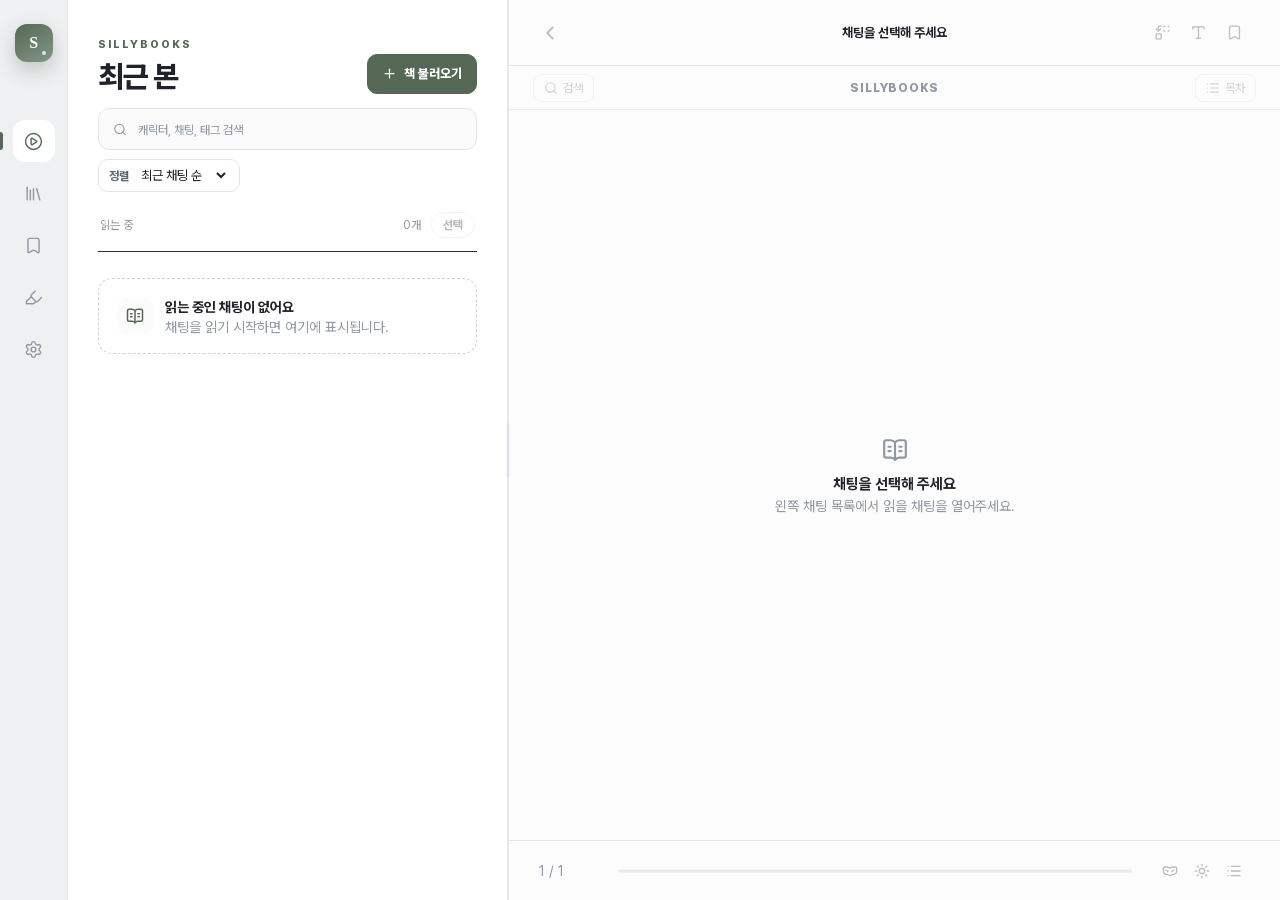
<file: index.html>
<!doctype html>
<html lang="ko">
    <head>
        <meta charset="UTF-8" />
        <meta name="viewport" content="width=device-width, initial-scale=1, viewport-fit=cover, user-scalable=no" />
        <meta name="color-scheme" content="light" />
        <link rel="icon" type="image/svg+xml" href="./favicon.svg" />
        <title>실리북스</title>
      <script type="module" crossorigin src="./assets/index-Q-B9-nRE.js"></script>
      <link rel="stylesheet" crossorigin href="./assets/index-CDzSYtN_.css">
    <meta name="application-version" content="1.3.6" /><link rel="manifest" href="./manifest.webmanifest" /><script defer src="./assets/pages-update-2b9b1227fc7c.js"></script></head>
    <body>
        <div id="root"></div>
    </body>
</html>
</file>
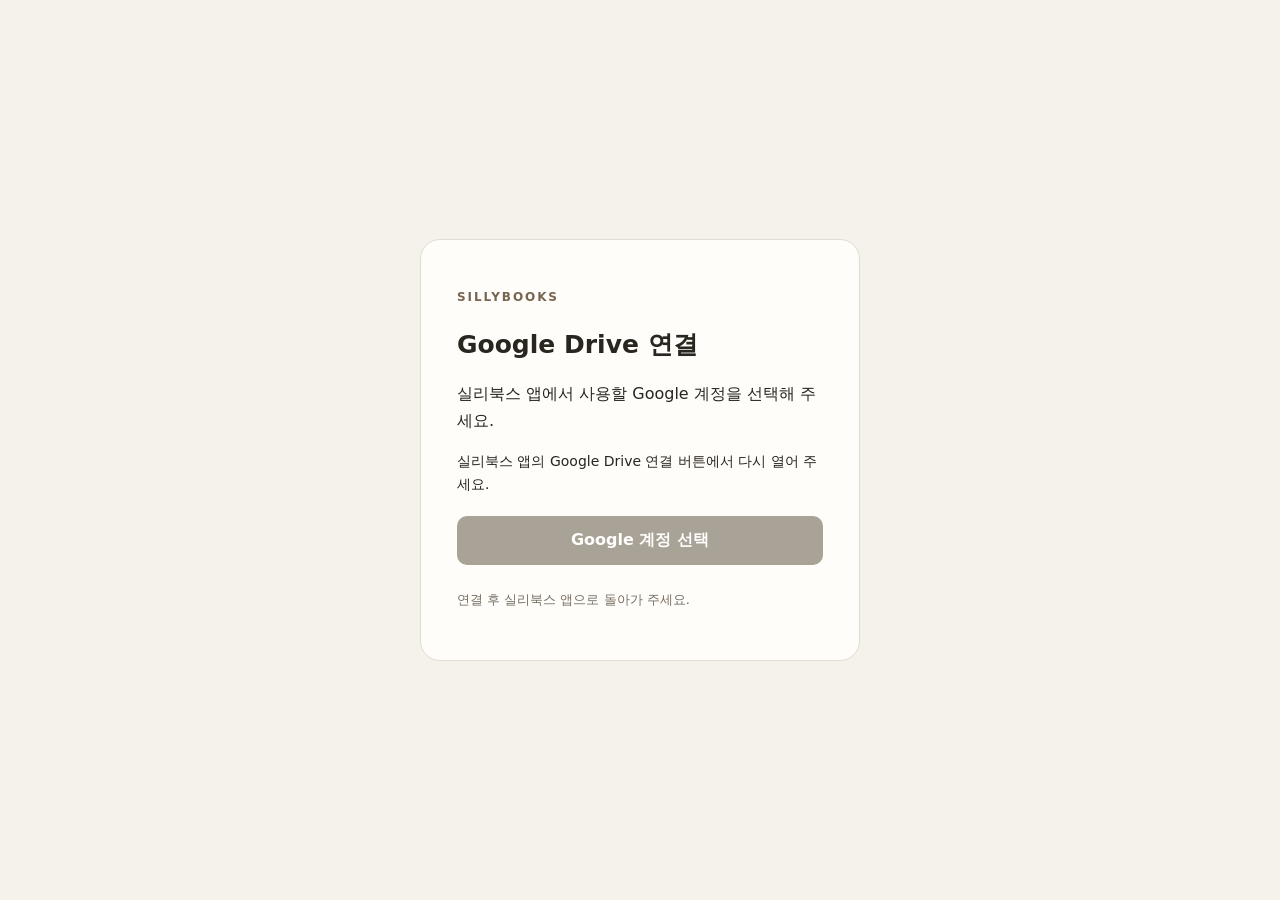
<file: drive-desktop.html>
<!doctype html>
<html lang="ko">
<head>
  <meta charset="UTF-8">
  <meta name="viewport" content="width=device-width, initial-scale=1">
  <meta name="referrer" content="origin">
  <meta name="sillybooks-drive-bridge" content="1">
  <meta http-equiv="Content-Security-Policy" content="default-src 'none'; script-src 'self' https://accounts.google.com/gsi/client; connect-src 'self' https://accounts.google.com/gsi/; frame-src https://accounts.google.com/gsi/; worker-src 'self'; style-src 'self' https://accounts.google.com/gsi/style; img-src 'self' https://accounts.google.com; base-uri 'none'; object-src 'none'; form-action http://127.0.0.1:*">
  <title>Google Drive 연결 · 실리북스</title>
  <link rel="stylesheet" href="./drive-desktop.css?v=1">
  <script defer src="./drive-desktop.js?v=1"></script>
</head>
<body>
  <main>
    <p class="brand">SILLYBOOKS</p>
    <h1>Google Drive 연결</h1>
    <p>실리북스 앱에서 사용할 Google 계정을 선택해 주세요.</p>
    <p id="status" role="status" aria-live="polite">연결 준비 중…</p>
    <button id="connect" type="button" disabled>Google 계정 선택</button>
    <button id="cancel" type="button" class="secondary" hidden>취소</button>
    <p class="note">연결 후 실리북스 앱으로 돌아가 주세요.</p>
  </main>
</body>
</html>
</file>
<file: assets/index-CDzSYtN_.css>
.drive-badge{border:1px solid var(--ui-border-strong);color:var(--ui-text-soft);border-radius:20px;flex-shrink:0;align-items:center;gap:5px;padding:5px 9px;font-weight:700;display:inline-flex;font-size:11px!important}.drive-account-row{align-items:center;gap:4px;min-width:0;margin-top:12px;display:flex}.drive-account{min-width:0;color:var(--ui-text-soft);text-overflow:ellipsis;white-space:nowrap;flex:1;overflow:hidden;font-size:12px!important}.drive-account-action{width:32px;height:32px;color:var(--ui-text-muted);cursor:pointer;background:0 0;border:0;border-radius:8px;flex:0 0 32px;place-items:center;padding:0;display:grid}.drive-account-action:hover{background:var(--ui-hover);color:var(--ui-text)}.drive-account-action:disabled{opacity:.45;cursor:default}.drive-status{border:1px solid var(--ui-border);background:var(--ui-surface-raised);color:var(--ui-text-soft);border-radius:9px;gap:2px;margin-top:12px;padding:9px 11px;line-height:1.6;display:grid;font-size:12px!important}.drive-status b{color:var(--ui-text);font-weight:700}.drive-status span{color:var(--ui-text-muted)}.drive-storage-section .setting-action-row>button:disabled{opacity:.5;cursor:default}.drive-help{color:var(--ui-text-muted);overflow-wrap:anywhere;margin:12px 0 0;line-height:1.6;font-size:12px!important}.drive-help+.drive-help{margin-top:2px}.drive-message{background:color-mix(in srgb, var(--ui-accent) 10%, transparent);color:var(--ui-text);overflow-wrap:anywhere;white-space:pre-wrap;border-radius:9px;margin:12px 0 0;padding:9px 11px;line-height:1.6;font-size:12px!important}.drive-dialog{width:min(440px,100%)}.drive-dialog form{gap:14px;display:grid}.drive-dialog .modal-help{margin:0}.drive-password-field{gap:8px;display:grid}.drive-password-field>label{color:var(--ui-text-soft);font-weight:700;font-size:13px!important}.drive-password-input{position:relative}.drive-password-input input{border:1px solid var(--ui-border-strong);background:var(--ui-surface);width:100%;height:43px;color:var(--ui-text);box-sizing:border-box;border-radius:10px;outline:0;padding:0 46px 0 12px;font-size:16px}.drive-password-input input:focus{border-color:var(--ui-accent);box-shadow:0 0 0 3px color-mix(in srgb, var(--ui-accent) 14%, transparent)}.drive-password-toggle{width:36px;height:36px;color:var(--ui-text-muted);cursor:pointer;background:0 0;border:0;border-radius:8px;place-items:center;padding:0;display:grid;position:absolute;top:50%;right:4px;transform:translateY(-50%)}.drive-password-toggle:hover{background:var(--ui-hover);color:var(--ui-text)}.drive-modal-error{color:var(--ui-danger,#d85d5d);margin:0;font-size:13px!important}@media (max-width:500px){.drive-storage-section .system-setting-heading{flex-wrap:wrap;gap:10px}}@font-face{font-family:Pretendard;font-weight:45 920;src:url(../fonts/PretendardVariable.woff2)format("woff2-variations");font-style:normal;font-display:swap}@font-face{font-family:RIDIBatang;font-weight:400;src:url(../fonts/RIDIBatang.woff)format("woff");font-display:swap}@font-face{font-family:GowoonDodum;font-weight:400;src:url(../fonts/GowunDodum-Regular.woff)format("woff");font-display:swap}@font-face{font-family:SchoolSafetyFoundation;font-weight:700;src:url(../fonts/HakgyoansimBareonbatangB.woff2)format("woff2");font-display:swap}@font-face{font-family:Paperozi;font-weight:900;src:url(../fonts/Paperlogy-9Black.woff2)format("woff2");font-display:swap}:root{--native-safe-top:0px;--native-safe-right:0px;--native-safe-bottom:0px;--native-safe-left:0px;--root-safe-top:max(env(safe-area-inset-top,0px), var(--native-safe-top));--root-safe-right:max(env(safe-area-inset-right,0px), var(--native-safe-right));--root-safe-bottom:max(env(safe-area-inset-bottom,0px), var(--native-safe-bottom));--root-safe-left:max(env(safe-area-inset-left,0px), var(--native-safe-left));--safe-top:var(--root-safe-top);--safe-right:var(--root-safe-right);--safe-bottom:var(--root-safe-bottom);--safe-left:var(--root-safe-left);--ink:#292728;--muted:#918b8b;--line:#e9e4e2;--accent:#ee695f;--accent-soft:#fff0ed;--paper:#fffdfa;--surface:#f6f3f1}*{box-sizing:border-box;-webkit-tap-highlight-color:transparent}button,.rail,.rail-button,.section-heading,.drawer-heading,h1,h2,h3,h4{-webkit-user-select:none;user-select:none;-webkit-touch-callout:none}input,textarea,select,[contenteditable]{-webkit-user-select:text;user-select:text}textarea{font-weight:400;font-size:14px!important}input::placeholder,textarea::placeholder,input,select{font-size:12px!important;font-weight:400!important}::selection{background:var(--ui-selection,#7ea68461);color:inherit;text-shadow:none}pre,code{font-family:Pretendard,Apple SD Gothic Neo,sans-serif}html,body{min-height:100%;color:var(--ink);margin:0}body{font-family:Pretendard,Apple SD Gothic Neo,Noto Sans KR,sans-serif}button,input,textarea{font:inherit}button{color:inherit}:is(button:focus-visible,input:focus-visible,textarea:focus-visible){outline:2px solid var(--accent);outline-offset:2px}.app-shell{background:var(--ui-canvas);width:100%;height:100vh;min-height:690px;color:var(--ui-text);box-shadow:none;grid-template-columns:68px var(--library-width,440px) minmax(0, 1fr);grid-template-rows:minmax(0,1fr);margin:0 auto;display:grid;position:relative;overflow:hidden}@media (min-width:761px){.app-shell .rail-button:after{z-index:80;border:1px solid var(--ui-border);background:var(--ui-surface-raised);color:var(--ui-text);opacity:0;content:attr(aria-label);box-shadow:var(--ui-shadow-soft);white-space:nowrap;pointer-events:none;border-radius:8px;padding:7px 9px;font-weight:700;line-height:1;transition:all .14s;position:absolute;top:50%;left:52px;transform:translate(4px,-50%);font-size:12px!important}.app-shell .rail-button:hover:after{opacity:1;transform:translateY(-50%)}.app-shell .rail-button:focus-visible:after{opacity:1;transform:translateY(-50%)}}@media (max-width:760px){.app-shell .app-shell{background:var(--ui-panel)}.app-shell .rail{border:1px solid var(--ui-border-strong);background:color-mix(in srgb, var(--ui-rail) 94%, transparent);box-shadow:var(--ui-shadow)}.app-shell .rail-button.active{background:var(--ui-accent);color:var(--ui-on-accent)}.app-shell .rail-button.active:before{display:none}.app-shell .library-pane{background:var(--ui-panel)}.app-shell .reader-preview{box-shadow:none;border:0}.app-shell .reader-topbar,.app-shell .reader-footer{padding-inline:16px}.app-shell .system-theme-options{gap:6px}.app-shell .system-theme-options button{flex-direction:column;gap:2px;height:46px;font-size:11px!important}}@media (prefers-reduced-motion:reduce){.app-shell *,.app-shell :before,.app-shell :after{scroll-behavior:auto!important;transition-duration:.01ms!important;animation-duration:.01ms!important;animation-iteration-count:1!important}}html.native .app-shell{height:100dvh;min-height:0}.app-shell.reader-focus{grid-template-columns:minmax(0,1fr)}.app-shell.reader-focus .reader-preview{border-left:0;grid-column:1;width:100%;height:100%}.rail{z-index:30;background:var(--ui-rail);color:var(--ui-text);border-right:1px solid var(--ui-border);flex-direction:column;align-items:center;padding:24px 0;display:flex}.brand-mark{background:linear-gradient(145deg, var(--ui-accent), var(--ui-accent-hover));width:38px;height:38px;color:var(--ui-on-accent);letter-spacing:-.03em;box-shadow:0 8px 20px color-mix(in srgb, var(--ui-accent) 30%, transparent);border-radius:12px;place-items:center;font:700 20px Georgia,serif;display:grid;position:relative;font-size:16px!important}.rail nav{flex-direction:column;flex:1;gap:10px;margin-top:58px;display:flex}.rail-button,.profile-button{color:#aaa4a6;cursor:pointer;background:0 0;border:0;border-radius:14px;place-items:center;width:42px;height:42px;transition:all .18s;display:grid;font-size:20px!important}.rail-button:hover,.rail-button.active{color:#fff;background:#403d3f}.profile-button{background:var(--ui-surface);color:var(--ui-text-soft);border-radius:50%;font-weight:800;font-size:13px!important}.icon-home{border:2px solid;border-top:0;border-radius:2px;width:16px;height:14px;position:relative}.icon-home:before{content:"";border-top:2px solid;border-left:2px solid;width:12px;height:12px;position:absolute;top:-6px;left:0;transform:rotate(45deg)}.library-pane{z-index:2;border-color:var(--ui-border);background:var(--ui-panel);color:var(--ui-text);border-right:1px solid var(--line);scrollbar-width:thin;scrollbar-color:var(--ui-border-strong) transparent;padding:38px 30px 28px;overflow:auto;container:library-pane/inline-size}.library-header{justify-content:space-between;align-items:center;gap:18px;display:flex}.eyebrow{color:var(--ui-accent);letter-spacing:.18em;margin:0 0 7px;font-weight:800;font-size:11px!important}h1{letter-spacing:-.045em;margin:0;font-size:29px!important}.folder-button{background:var(--ui-accent);min-height:40px;color:var(--ui-on-accent);cursor:pointer;box-shadow:0 6px 16px color-mix(in srgb, var(--ui-accent) 22%, transparent);border:1px solid #0000;border-radius:11px;align-items:center;gap:5px;padding:0 14px;font-weight:700;transition:all .16s;display:flex;font-size:13px!important}.folder-button:hover{background:var(--ui-accent-hover);box-shadow:0 9px 22px color-mix(in srgb, var(--ui-accent) 28%, transparent);transform:translateY(-1px)}.folder-button:disabled{opacity:.65;box-shadow:none;transform:none}.folder-button span{color:#ff968f;font-size:15px!important}.folder-button b{white-space:nowrap}.library-refresh{border:1px solid var(--ui-border);background:var(--ui-surface-raised);width:36px;height:36px;color:var(--ui-text-soft);cursor:pointer;border-radius:11px;flex:none;place-items:center;transition:all .15s;display:grid}.library-refresh:hover:not(:disabled){border-color:var(--ui-border-strong);background:var(--ui-hover);color:var(--ui-text)}.library-refresh:disabled{opacity:.6;cursor:default}.library-tools{grid-template-columns:minmax(0,1fr);gap:9px;margin-top:14px;display:grid}.search-box{border:1px solid var(--ui-border);background:var(--ui-surface);height:42px;color:var(--ui-text-muted);border-radius:11px;align-items:center;gap:9px;padding:0 14px;transition:border-color .15s,box-shadow .15s,background .15s;display:flex}.search-box input{width:100%;min-width:0;color:var(--ink);background:0 0;border:0;outline:0;font-size:13px!important}.sort-button{border:1px solid var(--line);cursor:pointer;background:#fff;border-radius:12px;padding:0 12px;font-size:13px!important}.section-heading{justify-content:space-between;align-items:flex-end;margin-top:31px;display:flex}.section-heading h2{margin:0 0 4px;font-size:16px!important}.section-heading p,.section-heading>span{color:var(--muted);margin:0;font-size:14px!important}.book-list{border:0;flex-direction:column;gap:7px;margin-top:12px;display:flex}.book-row{text-align:left;cursor:pointer;background:0 0;border:1px solid #0000;border-radius:13px;grid-template-columns:61px 1fr;gap:15px;width:100%;margin:0 0 0 -8px;padding:11px;transition:all .16s;display:grid}.book-row:hover,.book-row.selected{background:#faf7f5;transform:translate(3px)}.book-cover{border-radius:8px 13px 13px 8px;height:80px;position:relative;overflow:hidden;box-shadow:0 7px 16px #2f232129}.book-cover:before{content:"";background:#ffffff42;width:1px;position:absolute;inset:0 auto 0 5px}.book-cover:after{content:"";border:1px solid #fff3;border-radius:50%;width:52px;height:52px;position:absolute;bottom:-22px;right:-20px}.book-cover span{color:#ffffffa6;letter-spacing:.15em;font:700 14px Georgia,serif;position:absolute;top:9px;left:12px}.book-cover b{color:#fff;place-items:center;font:400 24px Georgia,GowoonDodum,serif;display:grid;position:absolute;inset:0}.cover-plum{background:linear-gradient(145deg,#906e71,#493c49)}.cover-night{background:linear-gradient(145deg,#536272,#1f2934)}.cover-sage{background:linear-gradient(145deg,#91a091,#4d6156)}.cover-sand{background:linear-gradient(145deg,#c4936c,#80584a)}.cover-ocean{background:linear-gradient(145deg,#6f9aa2,#3c5966)}.cover-user{background:linear-gradient(145deg,#d49a90,#9b625f)}.avatar-thumb{background:color-mix(in srgb, var(--ui-surface) 94%, #000);aspect-ratio:3/4;box-shadow:var(--ui-shadow-soft);border-radius:14px;position:relative;overflow:hidden}.avatar-thumb:after{border-radius:inherit;content:"";pointer-events:none;border:1px solid #ffffff29;position:absolute;inset:0}.avatar-thumb img{object-fit:cover;width:100%;height:100%;display:block}.avatar-thumb>span{z-index:1;color:#ffffffad;letter-spacing:.14em;font:700 14px Georgia,serif;position:absolute;top:9px;left:10px}.avatar-thumb>b{color:#fff;place-items:center;font:400 25px Georgia,GowoonDodum,serif;display:grid;position:absolute;inset:0}.avatar-thumb.compact{aspect-ratio:1;border-radius:14px;width:49px;box-shadow:0 5px 13px #2f232121}.avatar-thumb.compact>b{font-size:18px!important}.continue-list{border:0;flex-direction:column;gap:8px;margin-top:14px;display:flex}.continue-card{border:1px solid var(--ui-border);background:var(--ui-surface-raised);text-align:left;cursor:pointer;border-radius:14px;grid-template-columns:48px minmax(0,1fr) 18px;align-items:center;gap:13px;width:100%;padding:11px;transition:border-color .16s,background .16s,transform .16s,box-shadow .16s;display:grid;box-shadow:0 1px #ffffff08}.continue-card:hover,.continue-card.selected{background:#fff;border-color:#eadfdb;transform:translateY(-1px);box-shadow:0 8px 22px #32262212}.continue-card>div:nth-child(2){min-width:0}.continue-card>div>span{color:var(--ui-accent);font-weight:800;display:block;font-size:11px!important}.continue-card h3{color:var(--ui-text);text-overflow:ellipsis;white-space:nowrap;margin:3px 0 7px;overflow:hidden;font-size:13px!important}.continue-card small{color:var(--muted);text-overflow:ellipsis;white-space:nowrap;margin-top:5px;display:block;overflow:hidden;font-size:14px!important}.continue-card .chat-annotation-counts{margin-top:5px}.continue-card-details{justify-content:space-between;align-items:center;gap:10px;min-height:17px;display:flex}.chat-annotation-counts{color:var(--ui-text-muted);font-variant-numeric:tabular-nums;justify-content:flex-end;align-items:center;gap:8px;display:flex;font-size:11px!important}.chat-annotation-counts>span{color:inherit;align-items:center;gap:3px;display:inline-flex}.chat-annotation-counts svg{color:var(--ui-accent);flex:none}.chat-row-footer{align-items:center;gap:10px;min-width:0;margin-top:6px;display:flex}.chat-row-footer:empty{display:none}.chat-row-footer>.row-tags{flex-wrap:nowrap;flex:auto;min-width:0;margin-top:0;overflow:hidden}.chat-row-footer>.chat-annotation-counts{flex:none;margin-left:auto}.continue-card>b{color:#bbb1ae;font-weight:400;font-size:18px!important}.continue-empty{border:1px dashed var(--ui-border-strong);color:var(--ui-text-muted);border-radius:14px;align-items:center;gap:12px;margin-top:12px;padding:18px;display:flex}.continue-empty>span{background:var(--ui-surface);width:36px;height:36px;color:var(--ui-accent);border-radius:10px;place-items:center;display:grid;font-size:17px!important}.continue-empty b{color:var(--ui-text);font-size:14px!important}.continue-empty p{margin:3px 0 0;font-size:14px!important}.books-heading{margin-top:28px}.character-grid{grid-template-columns:repeat(3,minmax(0,1fr));align-items:flex-start;gap:18px 12px;margin-top:17px;display:grid}.character-card{text-align:left;cursor:pointer;background:0 0;border:0;min-width:0;padding:0}.character-card .avatar-thumb{width:100%;transition:transform .2s,box-shadow .2s,filter .2s}.character-card:hover .avatar-thumb{box-shadow:var(--ui-shadow);filter:saturate(1.06);transform:translateY(-4px)}.character-card h3{text-overflow:ellipsis;white-space:nowrap;margin:9px 1px 2px;overflow:hidden;font-size:14px!important}.character-card p{color:var(--muted);margin:0 1px;font-size:14px!important}.character-library{padding-top:20px}.character-back{color:var(--muted);cursor:pointer;background:0 0;border:0;align-items:center;gap:4px;padding:0;display:flex;font-size:22px!important}.character-back span{font-weight:700;font-size:14px!important}.character-hero{border:1px solid var(--ui-border);background:var(--ui-surface);border-radius:15px;grid-template-columns:86px minmax(0,1fr);align-items:center;gap:18px;margin-top:14px;padding:15px;display:grid}.character-hero .avatar-thumb{width:86px}.character-hero p{color:var(--ui-accent);letter-spacing:.14em;margin:0 0 6px;font-weight:900;font-size:14px!important}.character-hero h2{margin:0;font:700 19px Georgia,GowoonDodum,serif}.character-hero span{color:var(--muted);font-size:14px!important}.section-heading.compact{margin-top:25px}.character-chat-list{margin-top:10px}.character-chat-list .book-row{grid-template-columns:48px 1fr}.character-chat-list .book-row.selecting{grid-template-columns:48px minmax(0,1fr) 24px}.character-chat-list .book-row.selecting>.row-check{grid-area:1/3;place-self:center end}.chat-file-icon{background:var(--ui-surface);width:45px;height:56px;color:var(--ui-text-soft);border-radius:10px;flex-direction:column;justify-content:center;place-items:center;gap:3px;display:flex;box-shadow:0 5px 11px #2d232117}.chat-file-icon span{font-weight:800;font-size:14px!important}.character-chat-list .book-meta p{margin-bottom:5px}.character-chat-list .book-meta small{margin-top:0}.book-meta{min-width:0;padding-top:3px}.book-title-line{justify-content:space-between;align-items:center;gap:10px;display:flex}.book-title-line h3{text-overflow:ellipsis;white-space:nowrap;width:auto;margin:0;overflow:hidden;font-size:14px!important}.book-title-line span,.book-meta p,.book-meta small{color:var(--muted);font-size:12px!important}.book-title-line span{white-space:nowrap!important}.book-meta p{margin:6px 0 11px}.progress-line{background:var(--ui-border);border-radius:3px;height:4px;overflow:hidden}.progress-line i{border-radius:inherit;background:linear-gradient(90deg, var(--ui-accent), color-mix(in srgb, var(--ui-accent) 62%, #fff));height:100%;display:block}.book-meta small{text-overflow:ellipsis;white-space:nowrap;margin-top:5px;display:block;overflow:hidden}.empty-list{min-height:220px;color:var(--muted);text-align:center;place-items:center;display:grid}.empty-list span{font-size:27px!important}.empty-list b{color:var(--ink);margin-top:-50px;font-size:14px!important}.empty-list p{margin-top:-75px;font-size:14px!important}.library-tip{border-color:var(--ui-border);color:var(--ui-text-muted);border-top:1px solid #f0ecea;align-items:center;gap:9px;margin-top:22px;padding-top:17px;display:flex}.library-tip span{border:1px solid var(--ui-border-strong);color:var(--ui-accent);letter-spacing:.1em;background:0 0;border-radius:5px;padding:4px 6px;font-weight:900;font-size:14px!important}.library-tip p{margin:0;font-size:14px!important}.reader-preview{--reader-topbar-height:66px;--reader-toolbar-height:44px;--reader-footer-height:calc(60px + var(--safe-bottom));--reader-paper:var(--ui-paper);--reader-ink:var(--ui-text);--reader-muted:var(--ui-text-muted);background:var(--ui-paper);min-width:0;color:var(--reader-ink);grid-template-rows:var(--reader-topbar-height) var(--reader-toolbar-height) minmax(0, 1fr) var(--reader-footer-height);border-left:1px solid color-mix(in srgb, var(--ui-border) 72%, transparent);box-shadow:none;transition:background .2s,color .2s;display:grid;position:relative;overflow:clip}.reader-preview,.reader-preview *{-webkit-tap-highlight-color:transparent}.reader-preview.immersive-reader{grid-template-rows:minmax(0,1fr)}.reader-preview.immersive-reader .reader-topbar,.reader-preview.immersive-reader .reading-toolbar,.reader-preview.immersive-reader .reader-footer{z-index:12;transition:transform .22s cubic-bezier(.22,.8,.3,1),opacity .16s linear;position:absolute;left:0;right:0}.reader-preview.immersive-reader .reader-topbar{height:var(--reader-topbar-height);top:0}.reader-preview.immersive-reader .reading-toolbar{top:var(--reader-topbar-height);height:var(--reader-toolbar-height)}.reader-preview.immersive-reader .reader-footer{height:var(--reader-footer-height);bottom:0}.reader-preview.immersive-reader:not(.chrome-open) .reader-topbar,.reader-preview.immersive-reader:not(.chrome-open) .reading-toolbar,.reader-preview.immersive-reader:not(.chrome-open) .reader-footer{opacity:0;pointer-events:none}.reader-preview.immersive-reader:not(.chrome-open) .reader-topbar{transform:translateY(-100%)}.reader-preview.immersive-reader:not(.chrome-open) .reading-toolbar{transform:translateY(calc(-100% - var(--reader-topbar-height)))}.reader-preview.immersive-reader:not(.chrome-open) .reader-footer{transform:translateY(100%)}.reader-preview.immersive-reader .epub-stage{padding:calc(15px + var(--safe-top)) 0 calc(17px + var(--safe-bottom))}.reader-topbar{z-index:5;border-color:var(--ui-border);background:color-mix(in srgb, var(--ui-paper) 94%, transparent);border-bottom:1px solid var(--ui-border);-webkit-backdrop-filter:blur(18px);backdrop-filter:blur(18px);grid-template-columns:1fr auto 1fr;align-items:center;padding:0 30px;display:grid}.reader-title{text-align:center;min-width:0}.reader-title strong,.reader-title span{text-overflow:ellipsis;white-space:nowrap;display:block;overflow:hidden}.reader-title strong{max-width:280px;color:var(--ui-text);font-size:13px!important}.reader-title span{color:var(--ui-text-muted);margin-top:3px;font-size:11px!important}.reader-title em{color:var(--ui-accent);letter-spacing:.04em;margin-top:2px;font-style:normal;font-weight:700;display:block;font-size:11px!important}.volume-stepper{white-space:nowrap;justify-content:center;align-items:center;gap:2px;display:flex}.volume-stepper>span{text-align:center;font-variant-numeric:tabular-nums;min-width:52px}.volume-jump-anchor{position:relative}.volume-jump-label{color:inherit;cursor:pointer;font:inherit;font-variant-numeric:tabular-nums;background:0 0;border:0;border-radius:6px;padding:2px 4px}.volume-label-short{display:none}.reader-footer .volume-jump-label{width:auto;min-width:32px}.volume-jump-label:hover{background:var(--ui-hover);color:var(--ui-text)}.volume-jump{z-index:40;border:1px solid var(--ui-border);background:var(--ui-surface-raised);border-radius:10px;align-items:center;gap:4px;padding:6px;display:flex;position:absolute;bottom:calc(100% + 8px);left:50%;transform:translate(-50%);box-shadow:0 10px 26px #0000002e}.volume-jump>input{border:1px solid var(--ui-border);background:var(--ui-panel);width:74px;color:var(--ui-text);text-align:center;font:inherit;font-variant-numeric:tabular-nums;border-radius:7px;padding:5px 8px;font-size:13px!important}.volume-jump>input:focus{border-color:var(--ui-accent);outline:none}.volume-jump>button{background:var(--ui-accent);width:26px;height:26px;color:var(--ui-on-accent);cursor:pointer;border:0;border-radius:7px;place-items:center;padding:0;display:grid}.volume-stepper>button{width:22px;height:22px;color:inherit;cursor:pointer;background:0 0;border:0;border-radius:6px;place-items:center;padding:0;display:grid}.volume-stepper>button:hover:not(:disabled){background:var(--ui-hover);color:var(--ui-text)}.volume-stepper>button:disabled{opacity:.3;cursor:default}.translator-note-popover{box-sizing:border-box;z-index:146;border:1px solid var(--ui-border-strong);background:var(--ui-surface-raised);width:max-content;max-width:min(320px,100vw - 20px);color:var(--ui-text);box-shadow:var(--ui-shadow-soft);border-radius:12px;flex-direction:column;padding:11px 14px 12px;animation:.14s ease-out translator-note-in;display:flex;position:fixed}@keyframes translator-note-in{0%{opacity:0}}.translator-note-popover.above{transform:translate(-50%,-100%)}.translator-note-popover.below{transform:translate(-50%)}.translator-note-popover:after{left:var(--arrow-left,50%);border:1px solid var(--ui-border-strong);background:var(--ui-surface-raised);content:"";width:9px;height:9px;position:absolute}.translator-note-popover.clamped:after{display:none}.translator-note-popover.above:after{border-top:0;border-left:0;bottom:-5px;transform:translate(-50%)rotate(45deg)}.translator-note-popover.below:after{border-bottom:0;border-right:0;top:-5px;transform:translate(-50%)rotate(45deg)}.translator-note-popover strong{color:var(--ui-text-muted);letter-spacing:.04em;flex:none;margin-bottom:5px;font-weight:800;display:block;font-size:11px!important}.translator-note-popover p{white-space:pre-line;word-break:keep-all;overflow-wrap:anywhere;overscroll-behavior:contain;touch-action:pan-y;min-height:0;margin:0 -8px 0 0;padding-right:8px;line-height:1.6;overflow-y:auto;font-size:14px!important}.translator-note-popover p::-webkit-scrollbar{width:3px}.translator-note-popover p::-webkit-scrollbar-track{background:0 0}.translator-note-popover p::-webkit-scrollbar-thumb{background:var(--ui-text-muted);border-radius:3px}.volume-handoff{z-index:4;border:1px solid var(--ui-border-strong);background:color-mix(in srgb, var(--ui-surface-raised) 94%, transparent);box-shadow:var(--ui-shadow-soft);-webkit-backdrop-filter:blur(12px);backdrop-filter:blur(12px);pointer-events:auto;border-radius:999px;padding:5px;position:absolute;bottom:14px;left:50%;right:auto;transform:translate(-50%)}.volume-handoff>button{background:var(--ui-surface-raised);color:var(--ui-text);cursor:pointer;box-shadow:none;border:0;border-radius:999px;align-items:center;gap:7px;padding:8px 14px;font-weight:700;display:flex;font-size:12px!important}.volume-handoff>button:hover{border-color:var(--ui-accent);color:var(--ui-accent)}.reader-back{color:inherit;visibility:visible;cursor:pointer;background:0 0;border:0;justify-self:start;place-items:center;display:grid;font-size:28px!important}.reader-actions{justify-self:end;gap:4px;display:flex}.reader-actions button,.reader-footer button{width:32px;height:32px;color:inherit;cursor:pointer;background:0 0;border:0;border-radius:10px;font-size:14px!important}.reader-actions button:hover,.reader-actions button.active,.reader-footer button:hover{background:color-mix(in srgb, var(--reader-ink) 8%, transparent)}.reader-actions .bookmark-filled{color:var(--ui-accent);font-size:20px!important}.reading-toolbar{z-index:4;border-color:var(--ui-border);background:color-mix(in srgb, var(--ui-paper) 96%, var(--ui-surface));border-bottom:1px solid color-mix(in srgb, var(--reader-ink) 7%, transparent);justify-content:space-between;align-items:center;gap:8px;padding:6px 24px;display:flex}.reading-toolbar>button{border:1px solid color-mix(in srgb, var(--reader-ink) 10%, transparent);height:28px;color:var(--reader-muted);cursor:pointer;background:0 0;border-radius:8px;padding:0 10px;font-size:14px!important}.reading-toolbar>button:hover{color:var(--reader-ink)}.toolbar-hint{color:var(--reader-muted);font-size:14px!important}.highlight-dot{vertical-align:-1px;background:#ffe287;border-radius:2px;width:8px;height:8px;margin-right:5px;display:inline-block}.mode-switch{border:1px solid var(--ui-border);background:var(--ui-surface);border-radius:10px;padding:3px;display:flex}.mode-switch button{min-width:48px;height:26px;color:var(--ui-text-muted);cursor:pointer;background:0 0;border:0;border-radius:7px;padding:0 9px;font-weight:700;font-size:14px!important}.mode-switch button.active{background:var(--ui-surface-raised);color:var(--ui-accent);box-shadow:0 2px 8px #00000017}.reading-toolbar-label{color:var(--ui-text-muted);letter-spacing:.08em;font-weight:800;font-size:12px!important}.reader-scroll{overscroll-behavior:none;scroll-behavior:auto;-webkit-user-select:text;user-select:text;touch-action:pan-x pan-y;-webkit-user-drag:none;outline:0;min-height:0;padding:0;overflow:hidden}.reader-scroll img{-webkit-user-drag:none}::highlight(reader-selection){background:var(--ui-selection);color:inherit}.novel-message{-webkit-tap-highlight-color:transparent;background:0 0;border-radius:8px;margin:0 -14px 14px;padding:0 14px;position:relative}.novel-message p{margin:0 0 1.3em}.novel-message p:empty{margin:0!important;display:none!important}.novel-message p:last-child{margin-bottom:0}.paragraph-indent-setting{padding-block:2px}.settings-drawer .drawer-heading{border-bottom:0}.reader-settings-tabs{margin-bottom:4px}.divider-setting-stack>.setting-toggle:not(:last-child){border-bottom:0}.divider-setting-stack>.setting-toggle:last-child{border-bottom:1px solid var(--ui-border)}.divider-setting-stack>.setting-toggle+.setting-toggle{min-height:52px;padding-left:16px}.divider-setting-stack>.setting-toggle+.setting-toggle>span{color:var(--ui-text-soft)}.novel-message.dialogue,.reader-dialogue{color:var(--reader-dialogue)!important}.novel-message em{color:var(--reader-italic);font-style:italic}.speaker-label{color:var(--accent);letter-spacing:0;font-family:Pretendard,sans-serif;font-weight:800;position:absolute;top:17px;left:-26px;font-size:14px!important}.reader-code{border:1px solid var(--ui-border);background:color-mix(in srgb, var(--ui-surface) 78%, var(--ui-canvas));max-width:100%;color:var(--reader-text);letter-spacing:0;tab-size:2;white-space:pre-wrap;overflow-wrap:anywhere;border-radius:11px;margin:1.25em 0;padding:16px 18px;font-family:inherit;font-size:.8em;line-height:1.65;display:block;position:relative;overflow-x:auto;box-shadow:inset 0 1px #ffffff73}.reader-code[data-language]{padding-top:34px}.reader-code[data-language]:before{color:var(--ui-text-muted);text-transform:uppercase;letter-spacing:.08em;content:attr(data-language);font-family:Pretendard,Noto Sans KR,sans-serif;font-weight:750;line-height:1;position:absolute;top:9px;left:14px;font-size:10px!important}.reader-code code{color:inherit;font:inherit}.reader-inline-code{border:1px solid var(--ui-border);background:var(--ui-surface);color:var(--reader-text);letter-spacing:0;border-radius:5px;padding:.12em .38em;font-family:inherit;font-size:.86em}.reader-rule{background:var(--ui-border-strong);border:0;height:1px;margin:1.8em 0}.st-scene-card{border:1px solid color-mix(in srgb, var(--reader-ink) 8%, transparent);border-color:var(--ui-border);background:var(--ui-surface);letter-spacing:0;box-shadow:none;border-radius:12px;flex-direction:column;gap:7px;margin:1.2em 0;padding:19px 20px;font-family:Pretendard,sans-serif;line-height:1.6;display:flex;font-size:14px!important}.st-scene-card small{color:var(--accent);letter-spacing:.16em;font-weight:900;font-size:14px!important}.st-scene-card strong{font-size:14px!important}.st-scene-card p{color:var(--reader-muted);margin:0}.structured-detail-index{gap:8px;margin:14px 0;display:grid}.structured-heading{border:1px solid var(--ui-border);background:color-mix(in srgb, var(--ui-surface) 82%, transparent);width:100%;min-height:46px;color:var(--reader-text);font-family:var(--reader-font-family);text-align:left;cursor:pointer;break-inside:avoid-column;border-radius:10px;justify-content:space-between;align-items:center;gap:12px;padding:10px 12px;font-size:1em;font-weight:750;line-height:1.4;display:flex}:is(.structured-heading:hover,.structured-heading:focus-visible){border-color:var(--ui-accent);background:var(--ui-hover);outline:0}.structured-heading>svg{color:var(--ui-accent);flex:none}.structured-heading>span{gap:3px;display:grid}.structured-heading>span>b{font:inherit}.structured-heading>span>small{color:var(--ui-text-muted);font-family:Pretendard,sans-serif;font-weight:600;font-size:12px!important}.structured-heading.level-1{font-size:1.25em}.structured-heading.level-2{font-size:1.15em}.structured-heading.level-3{font-size:1.08em}.structured-heading.level-4,.structured-heading.level-5{font-size:1em}.reader-footer{z-index:6;background:color-mix(in srgb, var(--ui-paper) 96%, transparent);color:var(--ui-text-muted);border-top:1px solid var(--ui-border);grid-template-columns:65px minmax(0,1fr) 104px;align-items:center;gap:14px;padding:0 30px;display:grid;font-size:14px!important}.page-progress{background:color-mix(in srgb, var(--reader-ink) 11%, transparent);border-radius:2px;height:2px;overflow:hidden}.page-progress i{border-radius:inherit;background:var(--accent);height:100%;transition:width .12s;display:block}.reader-footer>div:last-child{justify-content:flex-end;display:flex}.empty-reader{min-height:100%;color:var(--reader-muted);text-align:center;align-content:center;place-items:center;display:grid}.empty-reader span{font-size:30px!important}.empty-reader h2{color:var(--reader-ink);margin:12px 0 5px;font-size:15px!important}.empty-reader p{margin:0;font-size:14px!important}.reader-idle-preview{background:var(--ui-paper)}.reader-idle-preview button:disabled{opacity:.42;cursor:default}@media (max-width:760px){.reader-idle-preview{display:none}}.settings-drawer,.notes-drawer{z-index:20;background:color-mix(in srgb, var(--reader-paper) 97%, transparent);border-left:1px solid color-mix(in srgb, var(--reader-ink) 10%, transparent);width:min(350px,92%);box-shadow:none;-webkit-backdrop-filter:blur(18px);backdrop-filter:blur(18px);padding:0 23px 32px;transition:transform .28s cubic-bezier(.2,.8,.3,1);position:absolute;inset:0 0 0 auto;overflow-y:auto;transform:translate(105%)}.settings-drawer.open,.notes-drawer.open{transform:translate(0)}.drawer-heading{z-index:3;background:color-mix(in srgb, var(--ui-paper) 97%, transparent);border-bottom:1px solid color-mix(in srgb, var(--reader-ink) 9%, transparent);-webkit-backdrop-filter:blur(18px);backdrop-filter:blur(18px);justify-content:space-between;align-items:flex-start;padding:24px 0 20px;display:flex;position:sticky;top:0}.drawer-heading span{color:var(--accent);letter-spacing:.16em;font-weight:900;font-size:14px!important}.drawer-heading h3{letter-spacing:-.03em;margin:5px 0 0;font-size:18px!important}.drawer-heading>button{background:var(--ui-surface);width:30px;height:30px;color:var(--ui-text-muted);cursor:pointer;border:0;border-radius:9px;font-size:19px!important}.setting-group{border-bottom:1px solid color-mix(in srgb, var(--reader-ink) 7%, transparent);padding:19px 0}.setting-group>label{justify-content:space-between;margin-bottom:12px;font-weight:700;display:flex;font-size:14px!important}.setting-group>label span{color:var(--accent);font-size:14px!important}.theme-cards,.font-options,.weight-options{grid-template-columns:repeat(2,1fr);gap:8px;display:grid}.theme-cards button{border:1px solid color-mix(in srgb, var(--reader-ink) 10%, transparent);height:46px;color:var(--reader-muted);cursor:pointer;background:0 0;border-radius:10px;align-items:center;gap:8px;padding:0 9px;display:flex;font-size:14px!important}.theme-cards button.active,.font-options button.active{border-color:var(--accent);color:var(--reader-ink);box-shadow:0 0 0 1px var(--accent) inset}.theme-cards i{border:1px solid #dfd9d5;border-radius:7px;width:26px;height:26px}.font-options{grid-template-columns:repeat(3,1fr)}.font-options button{border:1px solid color-mix(in srgb, var(--reader-ink) 10%, transparent);cursor:pointer;background:0 0;border-radius:10px;height:58px;font-size:14px!important}.font-options small{color:var(--reader-muted);font:14px Pretendard,sans-serif}.font-setting{gap:9px;display:grid}.font-setting>label{margin-bottom:3px}.font-picker-trigger{border:1px solid color-mix(in srgb, var(--reader-ink) 10%, transparent);width:100%;min-height:46px;color:var(--reader-muted);text-align:left;cursor:pointer;background:0 0;border-radius:10px;grid-template-columns:auto minmax(0,1fr) auto;align-items:center;gap:10px;padding:8px 11px;display:grid}.font-picker-trigger>span{font:12px Pretendard,sans-serif}.font-picker-trigger>b{color:var(--reader-ink);text-overflow:ellipsis;white-space:nowrap;font-weight:600;overflow:hidden;font-size:14px!important}.font-picker-trigger>svg{transition:transform .16s}.font-picker-trigger.open>svg{transform:rotate(180deg)}.font-picker-options{border:1px solid color-mix(in srgb, var(--reader-ink) 10%, transparent);background:var(--ui-surface);border-radius:11px;gap:5px;padding:6px;display:grid}.font-picker-options>button{min-height:44px;color:var(--reader-ink);text-align:left;cursor:pointer;background:0 0;border:1px solid #0000;border-radius:8px;grid-template-columns:minmax(0,1fr) auto 16px;align-items:center;gap:10px;padding:7px 9px;display:grid}.font-picker-options>button:hover,.font-picker-options>button.active{border-color:var(--ui-border);background:var(--ui-hover)}.font-picker-options>button.active{color:var(--ui-accent)}.font-picker-options>button>span{text-overflow:ellipsis;white-space:nowrap;overflow:hidden;font-size:16px!important}.font-picker-options>button>small{color:var(--ui-text-muted);white-space:nowrap;font:11px Pretendard,sans-serif}.font-picker-options>button>svg{justify-self:end}.font-options .serif{font-family:Batang,serif}.font-options .sans{font-family:Pretendard,sans-serif}.font-options .rounded{font-family:Arial Rounded MT Bold,sans-serif}.range-setting input{background:linear-gradient(90deg, var(--ui-accent) var(--range), var(--ui-border) var(--range));-webkit-appearance:none;appearance:none;border-radius:3px;width:100%;height:3px}.range-setting input::-webkit-slider-thumb{border:3px solid var(--reader-paper);border-color:var(--ui-paper);background:var(--ui-accent);-webkit-appearance:none;appearance:none;border-radius:50%;width:14px;height:14px;box-shadow:0 1px 5px #0003}.weight-options{grid-template-columns:repeat(4,1fr)}.weight-options button{border:1px solid color-mix(in srgb, var(--reader-ink) 10%, transparent);cursor:pointer;background:0 0;height:36px}.weight-options button:first-child{border-radius:8px 0 0 8px}.weight-options button:last-child{border-radius:0 8px 8px 0}.weight-options button+button{margin-left:-9px}.weight-options button.active{z-index:2;border-color:var(--accent);background:color-mix(in srgb, var(--accent) 6%, transparent);color:var(--accent)}.color-options{grid-template-columns:repeat(3,1fr);gap:8px;display:grid}.color-setting{border:1px solid color-mix(in srgb, var(--reader-ink) 9%, transparent);color:var(--reader-muted);cursor:pointer;border-radius:9px;flex-direction:column;align-items:center;gap:7px;padding:10px 4px;display:flex;font-size:14px!important}.color-setting input{opacity:0;pointer-events:none;position:absolute}.color-setting i{border:3px solid var(--reader-paper);border-color:var(--ui-paper);width:23px;height:23px;box-shadow:0 0 0 1px var(--ui-border-strong);border-radius:50%}.reset-button{border:1px solid color-mix(in srgb, var(--reader-ink) 10%, transparent);width:100%;height:40px;color:var(--reader-muted);cursor:pointer;background:0 0;border-radius:10px;margin-top:20px;font-size:14px!important}.note-tabs{padding:14px 0 8px;display:flex}.note-tabs button{background:0 0;border:0;font-weight:700;font-size:14px!important}.note-tabs b{background:var(--accent-soft);min-width:18px;height:18px;color:var(--accent);border-radius:9px;place-items:center;margin-left:5px;display:inline-grid;font-size:14px!important}.annotation-group{border-top:1px solid color-mix(in srgb, var(--reader-ink) 8%, transparent);padding:16px 0}.annotation-title{align-items:center;gap:6px;display:flex}.annotation-title h4{margin:0;font-size:14px!important}.annotation-title span{color:var(--reader-muted);font-size:14px!important}.annotation-empty{background:var(--ui-surface);color:var(--ui-text-muted);text-align:center;border-radius:9px;margin:13px 0 0;padding:15px;font-size:14px!important}.annotation-list{flex-direction:column;gap:7px;margin-top:10px;display:flex}.annotation-item{border:1px solid color-mix(in srgb, var(--reader-ink) 8%, transparent);border-color:var(--ui-border);background:var(--ui-surface-raised);border-radius:11px;grid-template-columns:1fr 24px;align-items:start;display:grid;overflow:hidden}.annotation-item>button:first-child{text-align:left;cursor:pointer;background:0 0;border:0;min-width:0;padding:10px 11px}.annotation-item small{color:var(--ui-accent);font-size:14px!important}.annotation-item p{color:var(--reader-muted);-webkit-line-clamp:2;-webkit-box-orient:vertical;margin:5px 0 0;line-height:1.5;display:-webkit-box;overflow:hidden;font-size:14px!important}.annotation-delete{width:24px;height:30px;color:var(--ui-text-muted);cursor:pointer;background:0 0;border:0}.modal-backdrop{z-index:100;-webkit-backdrop-filter:blur(5px);backdrop-filter:blur(5px);background:#1b17176b;place-items:center;padding:20px;display:grid;position:fixed;inset:0}.note-modal{background:#fffdfa;border-radius:20px;width:min(420px,100%);padding:28px;box-shadow:0 25px 80px #140f0e40}.modal-icon{background:var(--accent-soft);width:38px;height:38px;color:var(--accent);border-radius:12px;place-items:center;display:grid}.note-modal h3{margin:14px 0;font-size:18px!important}.note-modal blockquote{color:#8e8278;background:#fffaf0;border-left:3px solid #ffe287;margin:0 0 15px;padding:12px 14px;font:14px/1.6 Georgia,GowoonDodum,serif}.note-modal textarea{color:#302d2c;resize:none;background:#fff;border:1px solid #e6dfdc;border-radius:11px;outline:0;width:100%;height:120px;padding:13px;line-height:1.6;font-size:14px!important}.note-modal>div:last-child{justify-content:flex-end;gap:7px;margin-top:14px;display:flex}.note-modal button{cursor:pointer;border-radius:9px;height:36px;padding:0 16px;font-weight:700;font-size:14px!important}.note-modal .cancel{background:#fff;border:1px solid #e5dfdc}.note-modal .save{background:var(--ink);color:#fff;border:0}.toast{right:0;bottom:var(--toast-bottom,40px);z-index:300;border:1px solid var(--ui-border-strong);background:var(--ui-surface-raised);width:fit-content;max-width:80%;color:var(--ui-text);cursor:pointer;box-shadow:var(--ui-shadow);border-radius:12px;align-items:center;gap:9px;margin-inline:auto;padding:11px 16px;line-height:1.45;animation:.25s toast-in;display:flex;position:fixed;left:0;font-size:14px!important}.toast-action{border:1px solid var(--ui-border-strong);color:var(--ui-text);cursor:pointer;background:0 0;border-radius:8px;flex:none;margin-left:4px;padding:4px 10px;font-family:inherit;font-weight:700;font-size:13px!important}.toast-action:hover{background:var(--ui-hover)}.toast span{background:var(--ui-success);color:#fff;border-radius:50%;flex:none;place-items:center;width:17px;height:17px;display:grid;font-size:14px!important}@keyframes toast-in{0%{opacity:0;transform:translateY(10px)}}@container library-pane (width<=375px){.system-theme-options button span{display:none}}@media (max-width:1050px){.app-shell{grid-template-columns:68px minmax(345px,410px) 1fr}.library-pane{padding:38px 25px}.folder-button b{display:none}.folder-button{justify-content:center;width:39px}.speaker-label,.toolbar-hint{display:none}}@media (max-width:760px){body{background:#fff}.app-shell{height:100dvh;min-height:0;display:block}.rail{z-index:15;flex-direction:row;justify-content:center;height:66px;padding:7px 20px;position:fixed;inset:auto 0 0}.brand-mark{display:none}.rail nav{flex-direction:row;flex:none;gap:45px;margin:0}.profile-button{position:absolute;right:20px}.app-shell{--toast-bottom:calc(78px + var(--safe-bottom))}.app-shell.reader-focus{--toast-bottom:calc(70px + var(--safe-bottom))}.library-pane{height:calc(100dvh - 66px);padding:calc(30px + var(--safe-top)) 21px 90px;border:0}.folder-button{width:auto}.folder-button b{display:block}.library-tools{margin-top:14px}.section-heading{margin-top:27px}.book-row{grid-template-columns:58px 1fr}.book-cover{height:76px}.reader-preview{z-index:40;--reader-topbar-height:calc(64px + var(--safe-top));--reader-toolbar-height:44px;--reader-footer-height:calc(58px + var(--safe-bottom));grid-template-rows:var(--reader-topbar-height) var(--reader-toolbar-height) minmax(0, 1fr) var(--reader-footer-height);transition:transform .32s cubic-bezier(.22,.8,.3,1);position:fixed;inset:0;transform:translate(101%)}.reader-preview.reader-mobile-open{transform:translate(0)}.reader-back{visibility:visible}.reader-topbar{padding:var(--safe-top) 14px 0}.reader-title strong{max-width:170px}.reader-actions button:last-child{display:none}.reading-toolbar{padding:5px 12px}.reading-toolbar>button{padding:0 8px}.novel-message{margin-bottom:9px}.speaker-label{display:none}.reader-footer{padding:0 18px}.settings-drawer,.notes-drawer{width:min(350px,96%);inset:0 0 0 auto}}@media (max-width:420px){.library-header h1{font-size:27px!important}.folder-button b{display:none}.folder-button{width:40px}.reader-actions button:nth-child(3),.reading-toolbar>button:last-child{display:none}.mode-switch button{min-width:39px}.st-scene-card{padding:16px}.reader-footer{grid-template-columns:50px minmax(0,1fr) 98px}.settings-drawer,.notes-drawer{width:100%}}@media (max-width:760px){.rail{width:auto;height:62px;inset:auto 14px calc(14px + var(--safe-bottom)) 14px;-webkit-backdrop-filter:blur(18px);backdrop-filter:blur(18px);background:#252529f5;border:1px solid #3b3b40;border-radius:19px;flex-direction:row;justify-content:space-between;padding:8px 10px 8px 14px;display:flex;box-shadow:0 14px 36px #00000057}.rail nav{flex-direction:row;flex:1;justify-content:space-around;gap:0;margin:0;display:flex}.rail-button,.profile-button{border-radius:13px;width:35px;height:35px}.rail-button.active{color:#202023;background:#f2f2f3}.profile-button{color:#f2f2f3;background:#323237;flex:0 0 35px;margin-left:8px;position:static}.app-shell{--toast-bottom:calc(88px + var(--safe-bottom))}.library-pane{height:100dvh;padding-bottom:calc(102px + var(--safe-bottom))}}@media (max-width:390px){.app-shell{--toast-bottom:calc(80px + var(--safe-bottom))}.rail{bottom:calc(10px + var(--safe-bottom));border-radius:17px;height:58px;padding:6px 8px 6px 10px;inset-inline:10px}.rail-button,.profile-button{width:42px;height:42px}}.rail-button svg,.profile-button svg,.reader-actions svg,.reader-footer svg{display:block}.folder-button,.sort-button,.reading-toolbar>button,.reset-button{justify-content:center;align-items:center;gap:6px;display:flex}.folder-button svg,.library-refresh svg,.sort-button svg{flex:none}.continue-card>svg{color:#67676c}.chat-file-icon span:empty{display:none}.empty-list>span,.empty-reader>span,.drawer-heading>button,.annotation-delete{place-items:center;display:grid}.modal-icon svg,.toast svg{display:block}.spin{animation:.9s linear infinite lucide-spin}@keyframes lucide-spin{to{transform:rotate(360deg)}}.selection-menu{z-index:140;color:#f5f5f6;background:#242427;border:1px solid #ffffff1a;border-radius:12px;align-items:center;gap:10px;height:44px;padding:0 9px 0 12px;animation:.14s ease-out selection-menu-in;display:flex;position:fixed;transform:translate(-50%,-100%);box-shadow:0 12px 32px #00000047}.selection-menu:after{content:"";background:#242427;border-bottom:1px solid #ffffff1a;border-right:1px solid #ffffff1a;width:10px;height:10px;position:absolute;bottom:-6px;left:50%;transform:translate(-50%)rotate(45deg)}.selection-menu>span{border-color:var(--ui-border);color:var(--ui-text-soft);white-space:nowrap;border-right:1px solid #3b3b3f;align-items:center;gap:5px;padding-right:9px;font-weight:700;display:flex;font-size:14px!important}.selection-palette{align-items:center;gap:7px;display:flex}.selection-palette button{z-index:1;border:2px solid #ffffff38;border-color:color-mix(in srgb, var(--ui-text) 22%, transparent);background:var(--palette-color);cursor:pointer;border-radius:50%;width:21px;height:21px;padding:0;transition:transform .12s,border-color .12s;position:relative}.selection-palette button:hover{border-color:var(--ui-text);transform:scale(1.12)}.selection-close{z-index:1;color:#8f8f94;cursor:pointer;background:0 0;border:0;border-radius:7px;place-items:center;width:26px;height:26px;padding:0;display:grid;position:relative}.selection-close:hover{color:#fff;background:#343438}.selection-handle{z-index:142;color:#f2f2f3;cursor:grab;touch-action:none;-webkit-user-select:none;user-select:none;background:#29292d;border:1px solid #55555b;border-radius:9px;place-items:center;width:28px;height:28px;padding:0;display:grid;position:fixed;transform:translate(-50%);box-shadow:0 7px 18px #00000047}.selection-handle:before{background:var(--ui-border-strong);content:"";width:2px;height:8px;position:absolute;top:-8px;left:50%;transform:translate(-50%)}.selection-handle:hover{border-color:var(--ui-accent);background:var(--ui-hover)}.selection-handle:active,.selection-handle-dragging .selection-handle{cursor:grabbing}.selection-handle-start{border-top-left-radius:4px}.selection-handle-end{border-top-right-radius:4px}.selection-handle-dragging,.selection-handle-dragging *{cursor:grabbing!important}@keyframes selection-menu-in{0%{opacity:0;transform:translate(-50%,calc(5px - 100%))}}.highlight-record-list{flex-direction:column;gap:10px;margin-top:14px;padding-bottom:36px;display:flex}.highlight-record{border:1px solid #35353a;border-color:var(--ui-border);background:var(--ui-surface-raised);border-left:3px solid var(--highlight-color);border-left-color:var(--highlight-color);border-radius:13px;padding:14px;box-shadow:0 1px #ffffff05}.highlight-record>header{justify-content:space-between;align-items:center;gap:10px;display:flex}.highlight-record>header>div:not(.highlight-record-actions){align-items:center;gap:7px;min-width:0;display:flex}.highlight-record>header small{color:#85858a;text-overflow:ellipsis;white-space:nowrap;overflow:hidden;font-size:14px!important}.highlight-record-actions{flex:none;align-items:center;gap:2px;display:flex}.highlight-record>header button{color:#77777d;cursor:pointer;background:0 0;border:0;border-radius:7px;flex:0 0 28px;place-items:center;width:28px;height:28px;padding:0;display:grid}.highlight-record>header button:hover{background:var(--ui-hover);color:var(--ui-text)}.highlight-swatch{background:var(--highlight-color);width:9px;height:9px;box-shadow:0 0 0 2px color-mix(in srgb, var(--highlight-color) 26%, transparent);border-radius:50%;flex:0 0 9px}.highlight-quote{border-color:var(--ui-border);width:100%;color:var(--ui-text);background:0 0;border-bottom:1px solid #38383d;grid-template-columns:minmax(0,1fr) 30px;align-items:center;gap:10px;margin-top:8px;padding:10px 0 12px;display:grid}.highlight-quote-preview,.highlight-jump{color:inherit;cursor:pointer;background:0 0;border:0}.highlight-quote-preview{text-align:left;min-width:0;padding:0}.highlight-quote mark{width:100%;max-width:100%;color:var(--ui-text);text-overflow:ellipsis;-webkit-line-clamp:3;-webkit-box-decoration-break:clone;box-decoration-break:clone;background:0 0;-webkit-box-orient:vertical;padding:1px 2px;line-height:1.65;display:-webkit-box;overflow:hidden;font-size:14px!important}.highlight-jump{border-radius:8px;place-items:center;width:30px;height:30px;padding:0;display:grid}.highlight-jump:hover{background:var(--ui-hover)}.highlight-jump svg{color:#68686e}.highlight-record-list .highlight-quote{border-bottom:0;padding:0}.highlight-comment{margin-top:11px;display:block}.highlight-comment>span{color:var(--ui-text-soft);justify-content:space-between;align-items:center;margin-bottom:7px;font-weight:700;display:flex;font-size:14px!important}.highlight-comment>span small{color:var(--ui-text-muted);font-weight:500;font-size:14px!important}.highlight-comment textarea{border:1px solid #3b3b40;border-color:var(--ui-border);background:var(--ui-surface);width:100%;min-height:72px;color:var(--ui-text);resize:vertical;border-radius:10px;outline:0;padding:10px 11px;font:14px/1.6 Pretendard,Apple SD Gothic Neo,sans-serif}.highlight-comment textarea::placeholder{color:var(--ui-text-muted)}.highlight-comment textarea:focus{border-color:var(--ui-accent);box-shadow:0 0 0 3px color-mix(in srgb, var(--ui-accent) 11%, transparent)}@media (max-width:760px){.selection-menu{gap:8px;max-width:calc(100vw - 20px);height:46px;padding-inline:10px 7px}.selection-menu>span{padding-right:7px;font-size:0}.selection-menu>span svg{width:15px;height:15px}.selection-palette{gap:6px}.selection-palette button{width:22px;height:22px}.highlight-record{padding:13px}}.font-options .ridi{font-family:RIDIBatang,Batang,serif}.font-options .gowoon{font-family:GowoonDodum,Batang,serif}.share-font-gowoon{-webkit-text-stroke:.3px currentColor}.font-options .pretendard{font-family:Pretendard,Apple SD Gothic Neo,sans-serif}.font-options .batang{font-family:SchoolSafetyFoundation,Batang,serif}.rail-button{margin-inline:auto}.tab-page{padding-top:20px}.page-summary{border-color:var(--ui-border);border-bottom:1px solid #303034;justify-content:space-between;align-items:center;gap:12px;padding:0 2px 13px;display:flex}.page-summary p{color:#85858a;white-space:nowrap;margin:0;font-size:14px!important}.page-summary span{color:#747479;white-space:nowrap;font-size:14px!important}.pagination{justify-content:center;align-items:center;gap:4px;margin:22px 0 4px;display:flex}.pagination button{width:30px;height:30px;color:var(--ui-text-muted);cursor:pointer;background:0 0;border:1px solid #0000;border-radius:9px;flex:none;place-items:center;padding:0;font-weight:700;transition:all .15s;display:grid;font-size:12px!important}.pagination button:hover:not(:disabled){border-color:var(--ui-border);background:var(--ui-hover);color:var(--ui-text)}.pagination button.active{border-color:color-mix(in srgb, var(--ui-accent) 36%, var(--ui-border));background:var(--ui-active);color:var(--ui-accent)}.pagination button:disabled{opacity:.3;cursor:default}.pagination .pagination-arrow{border-color:var(--ui-border);background:var(--ui-surface-raised)}.library-page .character-grid{margin-top:16px}.archive-list{flex-direction:column;gap:6px;margin-top:12px;display:flex}.archive-tools{flex-wrap:wrap;gap:8px;margin:4px 0 18px;display:flex}.archive-tools label{border:1px solid var(--ui-border);background:var(--ui-surface);min-width:0;color:var(--ui-text-soft);border-radius:10px;flex:180px;align-items:center;gap:8px;padding:0 11px;display:flex}.archive-tools input{width:100%;min-width:0;height:40px;color:var(--ui-text);font:inherit;background:0 0;border:0}.archive-tools label:focus-within{outline:2px solid var(--ui-accent);outline-offset:2px}.archive-tools input:focus{outline:none}.archive-tools button{color:inherit;cursor:pointer;background:0 0;border:0;place-items:center;padding:6px;display:grid}.archive-tools select{border:1px solid var(--ui-border);background:var(--ui-surface);min-height:40px;color:var(--ui-text);font:inherit;border-radius:10px;padding:0 9px}.bookmark-excerpt{color:var(--ui-text-soft);-webkit-line-clamp:3;overflow-wrap:anywhere;white-space:pre-line;-webkit-box-orient:vertical;margin-top:7px;font-size:13px;line-height:1.7;display:-webkit-box;overflow:hidden}.archive-page .archive-row{border-bottom:1px solid var(--ui-border);align-items:start}.archive-page .archive-open{border-bottom:0}.archive-page .archive-delete{margin-top:12px}:is(.archive-page button:focus-visible,.highlight-page button:focus-visible){outline:2px solid var(--ui-accent);outline-offset:2px}.epub-error{text-align:center;padding:24px}.epub-error p{font-size:13px;line-height:1.6}.epub-error button{border:1px solid var(--ui-border);background:var(--ui-surface);color:var(--ui-text);cursor:pointer;border-radius:10px;padding:10px 18px}.archive-list .archive-open{width:100%;color:var(--ui-text);text-align:left;cursor:pointer;background:0 0;border:1px solid #0000;border-bottom-color:#303034;border-radius:12px;grid-template-columns:36px minmax(0,1fr) 18px;align-items:center;gap:12px;padding:11px;transition:all .15s;display:grid}.archive-list .archive-open:hover{border-color:var(--ui-border);background:var(--ui-surface)}.archive-icon{background:var(--ui-surface);width:36px;height:36px;color:var(--ui-accent);border-radius:10px;place-items:center;display:grid}.archive-list .archive-open>div{min-width:0}.archive-list b{color:var(--ui-text);text-overflow:ellipsis;white-space:nowrap;line-height:1.45;display:block;overflow:hidden;font-size:14px!important}.archive-list small{color:#85858a;margin-bottom:4px;display:block;font-size:14px!important}.archive-list p{color:#77777c;text-overflow:ellipsis;white-space:nowrap;margin:4px 0 0;overflow:hidden;font-size:14px!important}.archive-list .archive-open>svg{color:#68686d}.archive-row{align-items:center;gap:4px;display:flex}.archive-row>.archive-open{flex:1;min-width:0}.archive-delete{color:#77777d;cursor:pointer;background:0 0;border:0;border-radius:7px;flex:0 0 28px;place-items:center;width:28px;height:28px;padding:0;transition:all .15s;display:grid}.archive-delete:hover{background:var(--ui-hover);color:var(--ui-text)}.archive-empty{color:#77777c;text-align:center;place-items:center;padding:58px 20px;display:grid}.archive-empty>span{color:#9b9ba0;background:#2c2c30;border-radius:11px;place-items:center;width:35px;height:35px;margin-bottom:13px;display:grid}.archive-empty b{color:#d2d2d5;font-size:14px!important}.archive-empty p{max-width:230px;margin:6px 0 0;line-height:1.6;font-size:14px!important}.archive-groups{flex-direction:column;gap:14px;margin-top:14px;padding-bottom:36px;display:flex}.archive-group{border:1px solid var(--ui-border);background:var(--ui-surface-raised);border-radius:14px;padding:12px}.archive-group-head{width:100%;color:var(--ui-text);text-align:left;cursor:pointer;border:0;border-bottom:1px solid var(--ui-border);background:0 0;grid-template-columns:36px minmax(0,1fr) 20px;align-items:center;gap:11px;padding:2px 2px 11px;display:grid}.archive-group-head>span{gap:2px;min-width:0;display:grid}.archive-group-head .avatar-thumb.compact{border-radius:10px;width:36px}.archive-group-head small,.archive-detail-head small{color:var(--ui-text-muted);font-size:11px!important}.archive-group-head strong{text-overflow:ellipsis;white-space:nowrap;overflow:hidden;font-size:14px!important}.archive-group-head em{color:var(--ui-text-soft);font-style:normal;font-size:11px!important}.archive-group-head>svg{color:var(--ui-text-muted)}:is(.archive-group-head:hover>svg,.archive-group-head:focus-visible>svg){color:var(--ui-accent)}.archive-group .archive-list,.archive-group .highlight-record-list{margin-top:8px;padding-bottom:0}.highlight-record{background-color:var(--ui-surface)}.archive-group-more{background:var(--ui-surface);width:100%;color:var(--ui-accent);cursor:pointer;border:0;border-radius:8px;margin-top:8px;padding:8px;font-weight:700;font-size:12px!important}.archive-group-more:hover{background:var(--ui-hover)}.archive-back{color:var(--ui-text-soft);cursor:pointer;font-weight:700;font:inherit;background:0 0;border:0;border-radius:8px;align-items:center;gap:4px;margin:0 0 14px;padding:6px 9px 6px 5px;display:inline-flex;font-size:12px!important}.archive-back:hover{background:var(--ui-hover);color:var(--ui-text)}.archive-detail-head{border:1px solid var(--ui-border);background:var(--ui-surface-raised);border-radius:14px;align-items:center;gap:12px;padding:14px;display:flex}.archive-detail-head>div{min-width:0}.archive-detail-head h2{color:var(--ui-text);text-overflow:ellipsis;white-space:nowrap;margin:2px 0 0;overflow:hidden;font-size:16px!important}.archive-detail-head p{color:var(--ui-text-soft);margin:4px 0 0;font-size:12px!important}.archive-detail-head+.archive-list,.archive-detail-head+.highlight-record-list{margin-top:14px}.system-settings{flex-direction:column;gap:11px;display:flex}.settings-tab-bar{border:1px solid var(--ui-border);background:var(--ui-surface);overscroll-behavior-x:contain;scrollbar-width:none;border-radius:12px;gap:6px;margin-bottom:3px;padding:4px;display:flex;overflow-x:auto}.settings-tab-bar::-webkit-scrollbar{display:none}.settings-tab-bar button{height:38px;color:var(--ui-text-muted);white-space:nowrap;cursor:pointer;background:0 0;border:0;border-radius:9px;flex:1 1 0;padding:0 12px;font-weight:700;transition:background .15s,color .15s;font-size:13px!important}.settings-tab-bar button:hover{color:var(--ui-text-soft)}.settings-tab-bar button.active{background:var(--ui-surface-raised);color:var(--ui-accent);box-shadow:var(--ui-shadow-soft)}.settings-tab-bar button:focus-visible{outline:2px solid var(--ui-accent);outline-offset:-2px}.system-setting-section{border:1px solid #343438;border-color:var(--ui-border);background:var(--ui-surface-raised);border-radius:14px;padding:17px}.system-setting-heading{justify-content:space-between;align-items:flex-start;gap:12px;display:flex}.system-setting-heading h2{color:var(--ui-text);margin:0;font-weight:700;font-size:16px!important}.system-setting-heading p{color:#7d7d82;margin:5px 0 0;line-height:1.55;font-size:14px!important}.system-setting-heading>svg{color:#85858a;display:none}.system-theme-options{grid-template-columns:repeat(3,1fr);gap:8px;margin-top:15px;display:grid}.system-theme-options button{border:1px solid #3b3b40;border-color:var(--ui-border);background:var(--ui-surface);height:42px;color:var(--ui-text-soft);cursor:pointer;border-radius:10px;justify-content:center;align-items:center;gap:8px;transition:all .15s;display:flex;font-size:14px!important}.system-theme-options button.active{border-color:var(--ui-accent);background:var(--ui-accent);color:var(--ui-on-accent);box-shadow:0 6px 14px color-mix(in srgb, var(--ui-accent) 20%, transparent)}.page-tap-body{grid-template-columns:104px minmax(0,1fr);align-items:center;gap:18px;margin-top:15px;display:grid}.page-tap-preview{border:1.5px solid var(--ui-border-strong);background:var(--ui-surface);border-radius:14px;width:104px;height:168px;display:flex;overflow:hidden}.page-tap-preview.vertical{flex-direction:column}.page-tap-preview span{min-width:0;min-height:0;color:var(--ui-text-muted);white-space:nowrap;flex:1 1 0;place-items:center;display:grid;font-size:11px!important}.page-tap-preview span:first-child,.page-tap-preview span:last-child{flex:0 0 var(--page-tap-share);background:repeating-linear-gradient(135deg, color-mix(in srgb, var(--ui-accent) 26%, transparent) 0 3px, transparent 3px 7px);color:var(--ui-text);font-weight:700;font-size:12px!important}.page-tap-preview.horizontal span:first-child{border-right:1px dashed var(--ui-border-strong)}.page-tap-preview.horizontal span:last-child{border-left:1px dashed var(--ui-border-strong)}.page-tap-preview.vertical span:first-child{border-bottom:1px dashed var(--ui-border-strong)}.page-tap-preview.vertical span:last-child{border-top:1px dashed var(--ui-border-strong)}.page-tap-controls{gap:14px;min-width:0;display:grid}.page-tap-row{gap:7px;display:grid}.page-tap-row>span{color:var(--ui-text-soft);font-size:13px!important}.page-tap-options{grid-auto-columns:minmax(0,1fr);grid-auto-flow:column;gap:6px;display:grid}.page-tap-options button{border:1px solid var(--ui-border);background:var(--ui-surface);height:38px;color:var(--ui-text-soft);cursor:pointer;border-radius:10px;font-size:14px!important}.page-tap-options button.active{border-color:var(--ui-accent);background:var(--ui-accent);color:var(--ui-on-accent)}.connection-options{gap:10px;margin-top:16px;display:grid}.connection-options label{color:var(--ui-text-soft);flex-wrap:nowrap;justify-content:space-between;align-items:center;gap:12px;display:flex;font-size:13px!important}.connection-options label span{width:100px}.connection-options label input{width:calc(100% - 110px);min-width:unset!important;max-width:unset!important}.connection-options select,.connection-options input{border:1px solid var(--ui-border-strong);background:var(--ui-surface);width:100%;min-width:0;height:39px;color:var(--ui-text);font:inherit;border-radius:9px;outline:0;padding:0 10px}.connection-options select:focus,.connection-options input:focus{border-color:var(--ui-accent)}.connection-actions>button{flex:1}.connection-actions>button:disabled{opacity:.55;cursor:default}.connection-status{color:var(--ui-text-muted);margin:11px 0 0;font-size:12px!important}.tag-registration{flex-wrap:wrap;align-items:flex-end;gap:8px;margin-top:16px;display:flex}.tag-registration label{min-width:min(210px,100%);color:var(--ui-text-soft);flex:1;gap:8px;font-weight:700;display:grid;font-size:13px!important}.tag-registration input{border:1px solid var(--ui-border-strong);background:var(--ui-surface);width:100%;min-width:0;height:40px;color:var(--ui-text);font-weight:400;font:inherit;border-radius:9px;outline:0;padding:0 11px}.tag-registration input:focus{border-color:var(--ui-accent)}.tag-registration>button{border:1px solid var(--ui-accent);background:var(--ui-accent);height:40px;color:var(--ui-on-accent);cursor:pointer;border-radius:9px;justify-content:center;align-items:center;gap:6px;padding:0 15px;font-weight:750;display:inline-flex;font-size:13px!important}.tag-registration>button.secondary{border-color:var(--ui-border-strong);background:var(--ui-surface);color:var(--ui-text-soft)}.tag-registration>button:disabled{opacity:.55;cursor:default}.tag-removal-help{color:var(--ui-text-muted);margin:8px 0 0;line-height:1.55;font-size:12px!important}.tag-removal-help code{background:var(--ui-surface);color:var(--ui-text-soft);border-radius:4px;padding:1px 4px}.removed-tag-toolbar{flex-wrap:wrap;align-items:center;gap:7px;margin-top:13px;display:flex}.removed-tag-toolbar>span{color:var(--ui-text-soft);margin-right:auto;font-weight:700;font-size:12px!important}.removed-tag-toolbar button{border:1px solid var(--ui-border-strong);background:var(--ui-surface);height:30px;color:var(--ui-text-soft);cursor:pointer;border-radius:8px;align-items:center;gap:5px;padding:0 11px;font-weight:700;display:inline-flex;font-size:12px!important}.removed-tag-toolbar button:hover{background:var(--ui-hover)}.removed-tag-toolbar button.danger{border-color:var(--ui-danger,#c85d5d);color:var(--ui-danger,#c85d5d)}.removed-tag-toolbar button.danger:disabled{border-color:var(--ui-border);color:var(--ui-text-muted);opacity:.55;cursor:default}.removed-tag-toolbar button.danger:disabled:hover{background:var(--ui-surface)}.removed-tag-list{flex-wrap:wrap;gap:7px;margin-top:9px;display:flex}.removed-tag-list>div{border:1px solid var(--ui-border);background:var(--ui-surface);border-radius:9px;justify-content:space-between;align-items:center;gap:12px;height:35px;padding:7px 8px;display:flex}.removed-tag-list>div.picked{border-color:var(--ui-accent);background:var(--ui-active)}.removed-tag-list code{color:var(--ui-text);font-size:13px!important}.removed-tag-list button{color:var(--ui-text-muted);cursor:pointer;background:0 0;border:0;border-radius:7px;align-items:center;gap:5px;padding:0;display:inline-flex;font-size:12px!important}.removed-tag-list .removed-tag-pick{gap:8px}.removed-tag-list .removed-tag-delete:hover{background:var(--ui-hover);color:var(--ui-danger,#c85d5d)}.removed-tag-list .removed-tag-delete span{display:none}.removed-tag-empty{border:1px dashed var(--ui-border-strong);color:var(--ui-text-muted);text-align:center;border-radius:9px;margin:13px 0 0;padding:12px;font-size:12px!important}.setting-action-row{flex-wrap:wrap;gap:8px;margin-top:15px;display:flex}.setting-action-row>button{border:1px solid var(--ui-accent);background:var(--ui-accent);min-height:40px;color:var(--ui-on-accent);cursor:pointer;border-radius:10px;justify-content:center;align-items:center;gap:7px;padding:0 14px;font-weight:750;display:inline-flex;font-size:13px!important}.setting-action-row.add-font button,.setting-action-row.backup-actions button{flex:1}.setting-action-row>button.secondary{border-color:var(--ui-border-strong);background:var(--ui-surface);color:var(--ui-text-soft)}.custom-font-list{grid-template-columns:repeat(auto-fit,minmax(128px,1fr));gap:8px;margin-top:13px;display:grid}.custom-font-list>div{border:1px solid var(--ui-border);background:var(--ui-surface);border-radius:10px;gap:3px;min-width:0;padding:14px 36px 12px 13px;display:grid;position:relative}.custom-font-list span{color:var(--ui-text);font-size:19px!important}.custom-font-list b{color:var(--ui-text-muted);text-overflow:ellipsis;white-space:nowrap;font:11px Pretendard,sans-serif;overflow:hidden}.custom-font-list button{width:26px;height:26px;color:var(--ui-text-muted);cursor:pointer;background:0 0;border:0;border-radius:7px;place-items:center;padding:0;display:grid;position:absolute;top:7px;right:7px}.custom-font-list button:hover{background:var(--ui-hover);color:var(--ui-text)}.tag-form{grid-template-columns:1fr auto;gap:7px;margin-top:15px;display:grid}.tag-form input{border:1px solid #3b3b40;border-color:var(--ui-border);background:var(--ui-surface);min-width:0;height:38px;color:var(--ui-text);border-radius:10px;outline:0;padding:0 11px;font-size:14px!important}.tag-form input::placeholder{color:var(--ui-text-muted)}.tag-form button{background:var(--ui-accent);height:38px;color:var(--ui-on-accent);cursor:pointer;border:0;border-radius:10px;padding:0 13px;font-weight:700;font-size:14px!important}.tag-list{flex-wrap:wrap;gap:7px;margin-top:12px;display:flex}.tag-list>span{border:1px solid #3a3a3f;border-color:var(--ui-border);background:var(--ui-surface);min-height:30px;color:var(--ui-text-soft);border-radius:9px;align-items:center;gap:6px;padding:0 5px 0 9px;display:flex}.tag-list code{font:13px pretendard}.tag-list button{width:22px;height:22px;color:var(--ui-text-muted);cursor:pointer;background:0 0;border:0;border-radius:5px;place-items:center;display:grid}.tag-list button:hover{background:var(--ui-hover);color:var(--ui-text)}.filter-reset{color:var(--ui-text-muted);cursor:pointer;background:0 0;border:0;align-items:center;gap:5px;margin-top:14px;padding:0;display:flex;font-size:14px!important}.settings-note{background:#242428;border-left:2px solid #55555a;padding:13px 15px}.settings-note b{color:#c8c8cb;font-size:14px!important}.settings-note p{color:#77777c;margin:4px 0 0;line-height:1.55;font-size:14px!important}@media (max-width:760px){.rail nav{grid-template-columns:repeat(5,minmax(0,1fr));place-items:center;width:100%;display:grid}.rail-button{margin:0}.tab-page{padding-top:18px}.system-setting-section{padding:15px}}.highlight-popover{z-index:145;position:fixed;transform:translate(-50%,-100%)}.highlight-popover:after{content:"";background:#29292d;border-bottom:1px solid #444449;border-right:1px solid #444449;width:9px;height:9px;position:absolute;bottom:-5px;left:50%;transform:translate(-50%)rotate(45deg)}.quick-note-button{color:#f1f1f2;cursor:pointer;white-space:nowrap;background:#29292d;border:1px solid #444449;border-radius:10px;justify-content:center;align-items:center;gap:7px;height:40px;padding:0 14px;font-weight:700;display:flex;box-shadow:0 10px 28px #0000004d;font-size:14px!important}.highlight-popover.editing{color:#f1f1f2;background:#29292d;border:1px solid #444449;border-radius:12px;width:min(310px,100vw - 24px);padding:13px;box-shadow:0 16px 40px #00000057}.highlight-popover-heading{grid-template-columns:18px minmax(0,1fr) 28px;align-items:center;gap:6px;display:grid}.highlight-popover-heading>svg{color:var(--ui-accent)}.highlight-popover-heading b{font-size:14px!important}.highlight-popover-heading>button{color:#8f9095;cursor:pointer;background:0 0;border:0;border-radius:7px;width:28px;height:28px}.highlight-popover-heading>button:hover{color:#fff;background:#39393e}.highlight-popover textarea{border:1px solid #444449;border-color:var(--ui-border);background:var(--ui-surface);width:100%;height:88px;color:var(--ui-text);resize:none;border-radius:8px;outline:0;margin-top:9px;padding:10px 11px;font:14px/1.6 Pretendard,Apple SD Gothic Neo,sans-serif}.highlight-popover textarea::placeholder{color:var(--ui-text-muted)}.highlight-popover textarea:focus{border-color:var(--ui-accent)}.highlight-popover-actions{justify-content:flex-end;gap:6px;margin-top:9px;display:flex}.highlight-popover-actions button{border:1px solid #444449;border-color:var(--ui-border);height:32px;color:var(--ui-text-soft);cursor:pointer;background:0 0;border-radius:7px;padding:0 12px;font-weight:700;font-size:14px!important}.highlight-popover-actions button:last-child{border-color:var(--ui-accent);background:var(--ui-accent);color:var(--ui-on-accent)}.rail-button,.profile-button,.reader-actions button,.reader-footer button,.reader-back,.drawer-heading>button,.annotation-delete,.selection-close,.selection-handle,.highlight-record>header button,.highlight-popover-heading>button,.tag-list button{text-align:center!important;place-items:center!important;padding:0!important;line-height:0!important;display:grid!important}.rail-button svg,.profile-button svg,.reader-actions button svg,.reader-footer button svg,.reader-back svg,.drawer-heading>button svg,.annotation-delete svg,.selection-close svg,.selection-handle svg,.highlight-record>header button svg,.highlight-popover-heading>button svg,.tag-list button svg,.library-refresh svg{flex:none!important;place-self:center!important;margin:0!important;display:block!important}.quick-highlight-actions{align-items:stretch;display:flex}.quick-highlight-actions>button{box-shadow:0 10px 28px #0000004d}.quick-highlight-actions .quick-note-button{box-shadow:none;border-radius:10px 0 0 10px}.quick-highlight-delete{border:1px solid #5a3d42;border-color:color-mix(in srgb, var(--ui-danger) 35%, var(--ui-border));background:var(--ui-danger-surface);height:40px;color:var(--ui-danger);cursor:pointer;white-space:nowrap;border-left:0;border-radius:0 10px 10px 0;justify-content:center;align-items:center;gap:6px;padding:0 12px;font-weight:700;display:flex;font-size:14px!important}.quick-highlight-delete:hover{background:color-mix(in srgb, var(--ui-danger) 18%, var(--ui-danger-surface));color:var(--ui-danger)}.reader-footer .page-progress{cursor:pointer;touch-action:manipulation;background:0 0;border:0;border-radius:0;width:100%;height:44px;padding:0;position:relative;overflow:visible}.reader-footer .page-progress:hover,.reader-footer .page-progress:active{background:0 0}.reader-footer .page-progress:before{background:var(--ui-border-strong);content:"";border-radius:3px;height:3px;position:absolute;top:50%;left:0;right:0;transform:translateY(-50%)}.reader-footer .page-progress:after{top:50%;left:var(--progress);border:2px solid var(--reader-paper);border-color:var(--ui-paper);opacity:0;content:"";background:#242527;border-radius:50%;width:10px;height:10px;transition:opacity .12s;position:absolute;transform:translate(-50%,-50%);box-shadow:0 1px 4px #00000038}.reader-footer .page-progress:hover:after,.reader-footer .page-progress:active:after{opacity:1}.reader-footer .page-progress:focus-visible:after{opacity:1}.reader-footer .page-progress i{pointer-events:none;background:#242527;border-radius:3px;height:3px;position:absolute;top:50%;left:0;transform:translateY(-50%)}.reader-footer .page-progress.dragging{cursor:grabbing;touch-action:none}.reader-footer .page-progress.dragging:after{opacity:1;width:14px;height:14px}.page-progress-preview{bottom:calc(50% + 14px);left:var(--progress);border:1px solid var(--ui-border-strong);background:var(--ui-surface-raised);max-width:max-content;color:var(--ui-text);font-variant-numeric:tabular-nums;white-space:nowrap;box-shadow:var(--ui-shadow);pointer-events:none;border-radius:8px;padding:5px 9px;font-style:normal;position:absolute;transform:translate(-50%);font-size:12px!important}.epub-stage,.epub-container{width:100%;height:100%;min-height:0;position:relative}.epub-container iframe{border:0}.epub-loading{z-index:4;background:var(--reader-bg,transparent);color:var(--muted);place-items:center;display:grid;position:absolute;inset:0}.sort-control{color:var(--ui-text-muted);display:block;position:relative}.sort-control:after{content:"";pointer-events:none;border-bottom:1.5px solid;border-right:1.5px solid;width:6px;height:6px;position:absolute;top:50%;right:12px;transform:translateY(-70%)rotate(45deg)}.sort-control select{border:1px solid #343438;border-color:var(--ui-border);background:var(--ui-surface);height:42px;color:var(--ui-text-soft);cursor:pointer;-webkit-appearance:none;appearance:none;font:inherit;border-radius:11px;outline:0;padding:0 32px 0 13px;transition:all .15s}.library-resize-handle{top:0;bottom:0;left:calc(68px + var(--library-width,440px));z-index:25;cursor:ew-resize;touch-action:none;background:0 0;border:0;width:14px;height:auto;padding:0;position:absolute;transform:translate(-50%)}.library-resize-handle:after{background:var(--ui-border-strong);opacity:.35;content:"";width:3px;height:54px;box-shadow:none;border-radius:3px;transition:opacity .15s,background .15s;position:absolute;top:50%;bottom:auto;left:50%;transform:translate(-50%,-50%)}.library-resize-handle:hover:after,.library-resizing .library-resize-handle:after{background:var(--accent);opacity:1}.library-resize-handle:focus-visible:after{background:var(--accent);opacity:1}.library-resizing,.library-resizing *{cursor:ew-resize!important;-webkit-user-select:none!important;user-select:none!important}@media (max-width:1050px) and (min-width:761px){.app-shell{grid-template-columns:64px var(--library-width,400px) minmax(0, 1fr)}.library-resize-handle{left:calc(64px + var(--library-width,400px))}}@media (max-width:760px){.library-resize-handle{display:none}.selection-menu{height:50px;padding:0 7px 0 9px}.selection-menu>span{display:none}.selection-palette button{border-width:2px;width:30px;height:30px}.selection-close{width:32px;height:32px}.selection-handle{border-radius:11px;width:36px;height:36px}.selection-handle svg{width:16px;height:16px}.highlight-popover{max-width:calc(100vw - 16px)}.quick-note-button{padding-inline:16px;font-size:14px!important}.quick-highlight-delete{padding-inline:13px;font-size:14px!important}.highlight-popover.editing{max-height:calc(100dvh - 24px);padding:14px}.highlight-popover textarea{height:104px}.highlight-popover-actions button{min-width:58px;height:40px;font-size:14px!important}}@media (max-width:380px){.selection-menu{gap:5px}.selection-menu>span{display:none}.selection-palette{gap:5px}.selection-palette button{width:29px;height:29px}}.floating-annotation-menu,.selection-menu.floating-annotation-menu,.highlight-popover.floating-annotation-menu,.chapter-popover.floating-annotation-menu{z-index:145;border:1px solid var(--ui-border-strong);background:var(--ui-surface-raised);width:max-content;height:48px;color:var(--ui-text);box-shadow:var(--ui-shadow);border-radius:13px;align-items:center;gap:3px;padding:4px 6px;animation:.14s ease-out floating-menu-in;display:flex;position:fixed}.floating-annotation-menu.placement-top{transform:translate(-50%,-100%)}.floating-annotation-menu.placement-bottom{transform:translate(-50%)}.selection-menu.floating-annotation-menu:after,.highlight-popover.floating-annotation-menu:after,.chapter-popover.floating-annotation-menu:after{background:var(--ui-surface-raised);content:"";border:0;width:9px;height:9px;position:absolute;left:50%;transform:translate(-50%)rotate(45deg)}.floating-annotation-menu.placement-top:after{border-right:1px solid var(--ui-border-strong);border-bottom:1px solid var(--ui-border-strong);top:auto;bottom:-5px}.floating-annotation-menu.placement-bottom:after{border-top:1px solid var(--ui-border-strong);border-left:1px solid var(--ui-border-strong);top:-5px;bottom:auto}.floating-menu-action{z-index:1;height:38px;color:var(--ui-text);cursor:pointer;white-space:nowrap;background:0 0;border:0;border-radius:9px;justify-content:center;align-items:center;gap:5px;padding:0 9px;font-weight:700;display:flex;position:relative;font-size:13px!important}:is(.floating-menu-action:hover,.floating-menu-action:focus-visible){background:var(--ui-hover);outline:0}.floating-menu-action.danger{color:#ff9a9f}:is(.floating-menu-action.danger:hover,.floating-menu-action.danger:focus-visible){background:#ff5c6621}.floating-menu-continue{color:var(--ui-accent)}:is(.floating-menu-continue:hover,.floating-menu-continue:focus-visible){background:var(--ui-active)}.floating-menu-cancel{color:var(--ui-text-soft);border-left:1px solid var(--ui-border);border-radius:0 9px 9px 0;margin-left:3px}.floating-color-control{z-index:3;place-items:center;width:38px;height:38px;display:grid;position:relative}.floating-color-button,.floating-color-palette button{border:2px solid color-mix(in srgb, var(--ui-text) 32%, transparent);background:var(--palette-color);cursor:pointer;border-radius:50%;width:23px;height:23px;padding:0;box-shadow:0 0 0 1px #00000026}:is(.floating-color-button:hover,.floating-color-button:focus-visible){outline:2px solid color-mix(in srgb, var(--ui-text) 70%, transparent);outline-offset:2px}.floating-color-palette{border:1px solid var(--ui-border-strong);background:var(--ui-surface-raised);box-shadow:var(--ui-shadow);border-radius:999px;gap:8px;padding:8px 10px;display:flex;position:absolute;left:50%;transform:translate(-50%)}.placement-top .floating-color-palette{bottom:calc(100% + 8px)}.placement-bottom .floating-color-palette{top:calc(100% + 8px)}.floating-color-palette button.active{outline:2px solid var(--ui-text);outline-offset:2px}@keyframes floating-menu-in{0%{opacity:0}}.memo-modal-backdrop{z-index:180;-webkit-backdrop-filter:blur(6px);backdrop-filter:blur(6px);background:#0a0a0c94;place-items:center;padding:20px;animation:.16s ease-out memo-backdrop-in;display:grid;position:fixed;inset:0}.memo-modal{border:1px solid var(--ui-border);background:var(--ui-panel);width:90vw;max-width:800px;max-height:min(760px,100dvh - 40px);color:var(--ui-text);border-radius:18px;padding:0 22px;overflow-y:auto;box-shadow:0 25px 80px #00000061}.memo-modal>header,.memo-modal>header>div,.memo-modal>header>div>span{align-items:center;display:flex}.memo-modal>header{z-index:3;background:var(--ui-panel);justify-content:space-between;padding:22px 0 16px;position:sticky;top:0}.memo-modal>header>div{gap:11px}.memo-modal>header>div>span{background:var(--ui-active);width:38px;height:38px;color:var(--ui-accent);border-radius:11px;justify-content:center}.memo-modal small{color:var(--ui-accent);letter-spacing:.13em;font-weight:800;font-size:10px!important}.memo-modal h3{margin:2px 0 0;font-size:18px!important}.memo-modal>header>button{width:36px;height:36px;color:var(--ui-text-muted);cursor:pointer;background:0 0;border:0;border-radius:9px;place-items:center;padding:0;display:grid}.memo-modal>header>button:hover{background:var(--ui-hover);color:var(--ui-text)}.memo-modal blockquote{background:var(--ui-surface);max-height:500px;color:var(--ui-text-soft);border-left:3px solid var(--ui-accent);border-radius:0 9px 9px 0;margin:18px 0 14px;padding:12px 14px;font:14px/1.65 Georgia,GowoonDodum,serif;overflow:auto}.memo-modal textarea{border:1px solid var(--ui-border);background:var(--ui-surface);width:100%;height:150px;color:var(--ui-text);resize:vertical;border-radius:11px;outline:0;padding:13px 14px;font:13px Pretendard,Apple SD Gothic Neo,sans-serif}.memo-modal textarea:focus{border-color:var(--ui-accent);box-shadow:0 0 0 3px color-mix(in srgb, var(--ui-accent) 16%, transparent)}.memo-modal>footer{z-index:3;background:var(--ui-panel);justify-content:flex-end;gap:8px;margin-top:15px;padding:15px 0 22px;display:flex;position:sticky;bottom:0}.memo-modal>footer button{cursor:pointer;border-radius:9px;height:38px;padding:0 17px;font-weight:750;font-size:14px!important}.memo-modal .cancel{border:1px solid var(--ui-border);color:var(--ui-text-soft);background:0 0}.memo-modal .save{border:1px solid var(--ui-accent);background:var(--ui-accent);color:var(--ui-on-accent)}@keyframes memo-backdrop-in{0%{opacity:0}}@media (max-width:760px){.floating-annotation-menu,.selection-menu.floating-annotation-menu,.highlight-popover.floating-annotation-menu,.chapter-popover.floating-annotation-menu{height:40px;padding:4px}.chapter-popover .floating-menu-action{width:auto;padding:0 10px}.chapter-popover .floating-menu-action span{clip:auto;width:auto;height:auto;position:static;overflow:visible}.chapter-popover .floating-menu-cancel{width:35px;padding:0}.floating-menu-action{width:35px;height:35px;padding:0}.floating-menu-action span{clip:rect(0, 0, 0, 0);width:1px;height:1px;position:absolute;overflow:hidden}.floating-menu-action svg{transform:scale(.9)}.floating-color-control{width:35px;height:35px}.floating-color-button,.floating-color-palette button{width:20px;height:20px}.memo-modal-backdrop{place-items:end stretch;padding:0}.memo-modal{border-width:1px 0 0;border-radius:18px 18px 0 0;flex-direction:column;width:100%;height:auto;max-height:100dvh;padding:0 18px;display:flex;overflow-y:auto}.memo-modal>header{padding-top:max(18px, var(--safe-top))}.memo-modal>footer{padding-bottom:max(18px, var(--safe-bottom))}.memo-modal blockquote{height:auto;max-height:min(40dvh,500px);margin-top:18px}.memo-modal textarea{resize:none;flex:none;height:150px;min-height:120px;font-size:13px!important}.memo-modal>footer button{min-width:72px;height:44px}}.feature-modal-backdrop{z-index:190;-webkit-backdrop-filter:blur(7px);backdrop-filter:blur(7px);background:#08080a9e;place-items:center;padding:20px;animation:.16s ease-out memo-backdrop-in;display:grid;position:fixed;inset:0}.feature-modal{border:1px solid var(--ui-border);background:var(--ui-panel);width:min(520px,100%);max-height:min(760px,100dvh - 40px);color:var(--ui-text);box-shadow:var(--ui-shadow);border-radius:18px;padding:0 22px;overflow:auto}.feature-modal>header{z-index:4;background:var(--ui-panel);justify-content:space-between;align-items:flex-start;gap:18px;margin-bottom:18px;padding:22px 0 16px;display:flex;position:sticky;top:0}.feature-modal>header small{color:var(--ui-accent);letter-spacing:.13em;font-weight:850;font-size:10px!important}.feature-modal>header h3{margin:3px 0 0;font-size:19px!important}.feature-modal>header>button{width:36px;height:36px;color:var(--ui-text-muted);cursor:pointer;background:0 0;border:0;border-radius:9px;flex:none;place-items:center;padding:0;display:grid}.feature-modal>header>button:hover{background:var(--ui-hover);color:var(--ui-text)}.feature-modal>footer{z-index:4;background:var(--ui-panel);justify-content:flex-end;gap:8px;margin-top:18px;padding:16px 0 22px;display:flex;position:sticky;bottom:0}.feature-modal>footer button,.feature-modal .character-image-picker,.add-rule-button{cursor:pointer;border-radius:10px;justify-content:center;align-items:center;gap:7px;min-height:40px;padding:0 17px;font-weight:750;display:inline-flex;font-size:13px!important}.feature-modal button.primary{border:1px solid var(--ui-accent);background:var(--ui-accent);color:var(--ui-on-accent)}.feature-modal button.secondary{border:1px solid var(--ui-border-strong);background:var(--ui-surface);color:var(--ui-text-soft)}.feature-modal button.danger-confirm{border:1px solid var(--ui-danger,#d85d5d);background:var(--ui-danger,#d85d5d);color:#fff}.feature-modal button.wide{flex:1}.import-chat-modal{width:min(620px,100%);max-height:min(780px,100dvh - 32px)}.import-chat-modal.select-stage{flex-direction:column;display:flex;overflow:hidden}.import-chat-search{flex:none;margin-bottom:2px}.import-chat-list{flex-direction:column;gap:8px;max-height:min(480px,55dvh);margin:14px 0;padding-right:4px;display:flex;overflow:auto}.import-chat-modal.select-stage>.import-chat-list{flex:auto;min-height:0;max-height:none}.import-chat-list>section{border:1px solid var(--ui-border);background:var(--ui-surface);border-radius:12px;flex:none;overflow:hidden}.import-chat-list>section.open{border-color:var(--ui-border-strong)}.import-character-head{width:100%;color:var(--ui-text);text-align:left;cursor:pointer;background:0 0;border:0;grid-template-columns:40px minmax(0,1fr) auto auto;align-items:center;gap:11px;padding:9px 11px;transition:background .15s;display:grid}.import-character-head:hover{background:var(--ui-hover)}.import-character-head .avatar-thumb{border-radius:10px;width:40px;height:40px}.import-character-head>span{flex-direction:column;gap:2px;min-width:0;display:flex}.import-character-head b{text-overflow:ellipsis;white-space:nowrap;overflow:hidden;font-size:13px!important}.import-character-head em{color:var(--ui-accent);font-style:normal;font-weight:750;font-size:11px!important}.import-character-head>small,.import-character-head>svg{color:var(--ui-text-muted);white-space:nowrap;flex:none}.import-character-chats{flex-direction:column;gap:6px;padding:0 9px 9px;display:flex}.import-character-chats>button{border:1px solid var(--ui-border);background:var(--ui-panel);width:100%;color:var(--ui-text);text-align:left;cursor:pointer;border-radius:9px;grid-template-columns:24px minmax(0,1fr);align-items:center;gap:9px;padding:10px;display:grid}.import-character-chats>button.selected{border-color:var(--ui-accent);background:var(--ui-active)}.import-character-chats button i{border:1px solid var(--ui-border-strong);border-radius:5px;place-items:center;width:20px;height:20px;display:grid}.import-character-chats button.selected i{border-color:var(--ui-accent);background:var(--ui-accent);color:var(--ui-on-accent)}.import-character-chats button span{flex-direction:column;gap:3px;min-width:0;display:flex}.import-character-chats button b{text-overflow:ellipsis;white-space:nowrap;overflow:hidden;font-size:13px!important}.import-character-chats button small{color:var(--ui-text-muted)}.import-chat-empty{color:var(--ui-text-muted);text-align:center;margin:26px 0;font-size:13px!important}.import-option-list{border-top:1px solid var(--ui-border);flex-direction:column;margin:16px 0;display:flex}.import-option-list>label{min-height:52px;color:var(--ui-text);border-bottom:1px solid var(--ui-border);justify-content:space-between;align-items:center;display:flex;font-size:13px!important}.import-option-list select{border:1px solid var(--ui-border);background:var(--ui-surface);min-width:170px;color:var(--ui-text);border-radius:8px;padding:8px 10px}.import-image-note{color:var(--ui-text-muted);margin:0;line-height:1.6;font-size:12px!important}.structured-reader-backdrop{z-index:205}.structured-reader-modal{width:min(760px,100%);max-height:min(860px,100dvh - 40px)}.structured-reader-modal>header{z-index:2;background:var(--ui-panel);padding:22px 0 14px;position:sticky;top:-22px}.font-source-tabs{background:var(--ui-surface);border-radius:11px;grid-template-columns:1fr 1fr;gap:7px;margin-bottom:16px;padding:4px;display:grid}.font-source-tabs button{height:37px;color:var(--ui-text-muted);cursor:pointer;background:0 0;border:0;border-radius:8px;font-weight:700;font-size:13px!important}.font-source-tabs button.active{background:var(--ui-surface-raised);color:var(--ui-accent);box-shadow:var(--ui-shadow-soft)}.modal-field{gap:8px;display:grid}.modal-field>span{color:var(--ui-text-soft);font-weight:700;font-size:13px!important}.modal-field input,.modal-field textarea,.share-text-modal>textarea,.replacement-rule input{border:1px solid var(--ui-border-strong);background:var(--ui-surface);width:100%;color:var(--ui-text);border-radius:10px;outline:0}.modal-field input{height:43px;padding:0 12px}.modal-field textarea{resize:vertical;height:180px;padding:12px;font:12px/1.6 ui-monospace,Consolas,monospace}.modal-field input:focus,.modal-field textarea:focus,.share-text-modal>textarea:focus,.replacement-rule input:focus{border-color:var(--ui-accent);box-shadow:0 0 0 3px color-mix(in srgb, var(--ui-accent) 14%, transparent)}.modal-help,.modal-description{color:var(--ui-text-muted);margin:11px 0 10px;line-height:1.65;font-size:13px!important}.font-name-preview{border:1px solid var(--ui-border);background:var(--ui-surface);border-radius:12px;justify-content:space-between;align-items:baseline;gap:16px;margin-top:14px;padding:18px;display:flex}.font-name-preview span{font-size:23px!important}.font-name-preview small{color:var(--ui-text-muted);text-overflow:ellipsis;white-space:nowrap;font:12px Pretendard,sans-serif;overflow:hidden}.replacement-modal{width:min(760px,100%)}.highlight-preview-modal{width:min(680px,100%)}.highlight-preview-meta{color:var(--ui-text-muted);margin:-5px 0 12px;font-size:12px!important}.highlight-preview-modal blockquote{border:1px solid var(--ui-border);background:var(--ui-surface);max-height:min(58dvh,560px);color:var(--ui-text);border-left:4px solid var(--highlight-color);white-space:pre-wrap;overflow-wrap:anywhere;border-radius:0 12px 12px 0;margin:0;padding:16px 18px;font:15px/1.85 RIDIBatang,Georgia,serif;overflow-y:auto}.replacement-rule-list{gap:9px;max-height:390px;margin-top:18px;display:grid;overflow:auto}.replacement-rule{border:1px solid var(--ui-border);background:var(--ui-surface);border-radius:11px;grid-template-columns:25px minmax(0,1fr) auto minmax(0,1fr) 42px 32px;align-items:end;gap:8px;padding:10px;display:grid}.replacement-rule>span{color:var(--ui-text-muted);text-align:center;align-self:center;font-weight:800;font-size:11px!important}.replacement-rule>i{color:var(--ui-text-muted);align-self:center;font-style:normal}.replacement-rule label{gap:5px;display:grid}.replacement-rule label small{color:var(--ui-text-muted);font-size:10px!important}.replacement-rule input{height:37px;padding:0 10px;font-size:13px!important}.replacement-rule>button{width:32px;height:37px;color:var(--ui-text-muted);cursor:pointer;background:0 0;border:0;border-radius:8px;place-items:center;padding:0;display:grid}.replacement-rule>button:hover{background:var(--ui-hover);color:var(--ui-danger,#d75b5b)}.replacement-rule>.rule-toggle{border:1px solid var(--ui-border-strong);background:var(--ui-surface-raised);width:42px;font-weight:800;font-size:10px!important}.replacement-rule>.rule-toggle:hover{color:var(--ui-text)}.replacement-rule>.rule-toggle[aria-checked=true]{border-color:var(--ui-accent);background:var(--ui-accent);color:var(--ui-on-accent)}.replacement-rule.is-disabled label,.replacement-rule.is-disabled>i{opacity:.5}.replacement-empty{min-height:120px;color:var(--ui-text-muted);place-items:center;gap:8px;display:grid}.replacement-empty p{margin:0;font-size:13px!important}.add-rule-button{border:1px dashed var(--ui-border-strong);width:100%;color:var(--ui-text-soft);background:0 0;margin-top:10px}.add-rule-button:hover{border-color:var(--ui-accent);color:var(--ui-accent)}.share-text-modal{width:min(620px,100%)}.share-text-modal>header{margin-bottom:4px;padding-bottom:8px}.share-text-modal>.modal-description{margin-top:4px;margin-bottom:12px}.share-text-tools{margin-bottom:8px;display:flex}.share-text-tools button{border:1px solid var(--ui-border-strong);background:var(--ui-surface);color:var(--ui-text-soft);cursor:pointer;border-radius:8px;padding:7px 11px;font-size:12px!important}.share-primary-actions{flex-shrink:0}.share-edit-content{border:1px solid var(--ui-accent);background:var(--ui-accent);width:100%;min-height:52px;color:var(--ui-on-accent,#fff);cursor:pointer;border-radius:12px;align-items:center;gap:10px;padding:0 18px;font-weight:800;transition:all .15s;display:flex;font-size:14px!important}.share-edit-content:hover{background:var(--ui-accent-hover,var(--ui-accent))}.share-edit-content em{opacity:.7;margin-left:auto;font-style:normal;font-weight:700;font-size:11px!important}.share-submodal-backdrop{z-index:220}.share-text-modal>textarea{resize:vertical;height:min(42dvh,360px);padding:14px;font:15px/1.75 Pretendard,sans-serif}.share-text-modal .share-kind-actions{grid-template-columns:1fr 1fr;display:grid}.share-image-editor{z-index:200;background:var(--ui-canvas);color:var(--ui-text);grid-template-rows:64px minmax(0,1fr);display:grid;position:fixed;inset:0}.share-editor-header{z-index:3;background:var(--ui-panel);border-bottom:1px solid var(--ui-border);grid-template-columns:90px 1fr 90px;align-items:center;padding:0 20px;display:grid;position:relative}.share-editor-header h2{text-align:center;margin:0;font-size:18px!important}.share-editor-header button{color:var(--ui-text);cursor:pointer;background:0 0;border:0}.share-editor-header>button:first-child{border-radius:9px;justify-self:start;place-items:center;width:40px;height:40px;padding:0;display:grid}.share-editor-header .share-save-button{color:var(--ui-accent);justify-self:end;font-weight:800}.share-editor-header .share-save-button:disabled{color:var(--ui-text-muted);cursor:default}.share-editor-body{min-height:0;overflow:auto}.share-preview-stage{background:var(--ui-surface);place-items:center;min-height:480px;padding:28px 70px;display:grid;position:relative}.share-preview-stage img{object-fit:contain;border-radius:3px;max-width:min(430px,100%);max-height:min(58dvh,620px);display:block;box-shadow:0 16px 55px #0000003d}.share-preview-loading{min-height:300px;color:var(--ui-text-muted);place-items:center;gap:10px;display:grid;font-size:13px!important}.share-preview-arrow{border:1px solid var(--ui-border-strong);background:var(--ui-surface-raised);width:42px;height:42px;color:var(--ui-text);cursor:pointer;box-shadow:var(--ui-shadow-soft);border-radius:50%;place-items:center;padding:0;display:grid;position:absolute;top:50%;transform:translateY(-50%)}.share-preview-arrow.previous{left:20px}.share-preview-arrow.next{right:20px}.share-preview-arrow:disabled{opacity:.3;cursor:default}.share-preview-count{background:var(--ui-surface-raised);color:var(--ui-text-muted);border-radius:999px;padding:4px 9px;position:absolute;bottom:13px;left:50%;transform:translate(-50%);font-size:11px!important}.share-editor-controls{background:var(--ui-panel);border-inline:1px solid var(--ui-border);width:min(900px,100%);margin:0 auto}.share-tab-bar{z-index:3;background:var(--ui-surface);border-bottom:1px solid var(--ui-border);grid-template-columns:repeat(4,minmax(0,1fr));gap:4px;margin:0;padding:12px 14px;display:grid;position:sticky;top:0}.share-tab-bar button{min-height:52px;color:var(--ui-text-muted);cursor:pointer;background:0 0;border:1px solid #0000;border-radius:11px;grid-template-rows:auto auto;grid-template-columns:1fr;place-items:center;gap:4px;padding:6px 2px;font-weight:700;transition:all .15s;display:grid;font-size:11px!important}.share-tab-bar button:hover{color:var(--ui-text-soft)}.share-tab-bar button svg{width:15px;height:15px}.share-tab-bar button.active{border-color:var(--ui-accent);background:var(--ui-surface-raised);color:var(--ui-accent)}.share-tab-bar button:focus-visible{outline:2px solid var(--ui-accent);outline-offset:-2px}.background-picker{border-bottom:1px solid var(--ui-border);flex-shrink:0;grid-template-columns:92px minmax(0,1fr);align-items:start;gap:0;padding:16px 0;display:grid}.background-camera,.background-option{background:var(--ui-surface);width:74px;height:74px;color:var(--ui-text-muted);cursor:pointer;border:2px solid #0000;border-radius:14px;flex:none;padding:0;overflow:hidden}.background-camera{border-width:1px;border-color:var(--ui-border);place-items:center;margin-left:16px;display:grid}.background-scroll{scrollbar-width:thin;gap:10px;min-width:0;padding:0 16px 5px 2px;display:flex;overflow-x:auto}.background-option{display:block;position:relative}.background-option.active{border-color:var(--ui-accent);box-shadow:0 0 0 2px color-mix(in srgb, var(--ui-accent) 17%, transparent)}.background-option>img,.background-option>button:first-child,.background-option>button:first-child img{object-fit:cover;border:0;width:100%;height:100%}.background-option.user{overflow:visible}.background-option.user>button:first-child{cursor:pointer;background:0 0;border-radius:11px;padding:0;display:block;overflow:hidden}.background-option .delete-background{z-index:3;border:2px solid var(--ui-panel);background:var(--ui-accent);width:25px;height:25px;color:var(--ui-on-accent);cursor:pointer;border-radius:50%;place-items:center;padding:0;display:grid;position:absolute;top:-7px;right:-7px}.share-control-section{border-bottom:1px solid var(--ui-border);padding:18px 22px}.share-control-section>h3{color:var(--ui-text-muted);letter-spacing:.04em;margin:0 0 12px;font-weight:800;font-size:11px!important}.ratio-control>div,.text-color-control>div{gap:12px;display:flex}.ratio-control button,.text-color-control button{min-height:42px;color:var(--ui-text-muted);cursor:pointer;background:0 0;border:1px solid #0000;border-radius:9px;align-items:center;gap:8px;padding:0 12px;display:flex}.ratio-control button span{border:1px solid var(--ui-border-strong);border-radius:5px;place-items:center;width:35px;height:35px;display:grid;font-size:12px!important}.ratio-control button.active,.text-color-control button.active{color:var(--ui-accent)}.ratio-control button.active span{border-color:var(--ui-accent);background:var(--ui-accent);color:var(--ui-on-accent)}.font-control>div{gap:8px;padding-bottom:5px;display:flex;overflow-x:auto}.font-control button{border:1px solid var(--ui-border);background:var(--ui-surface);min-height:42px;color:var(--ui-text-muted);cursor:pointer;border-radius:9px;flex:none;padding:0 14px;font-size:14px!important}.font-control button.active{border-color:var(--ui-accent);color:var(--ui-accent)}.stepper-control{padding-block:0}.option-stepper{border-bottom:1px solid var(--ui-border);justify-content:space-between;align-items:center;min-height:64px;display:flex}.option-stepper:last-child{border-bottom:0}.option-stepper>div:first-child{align-items:baseline;gap:13px;display:flex}.option-stepper strong{min-width:43px;color:var(--ui-accent);font-variant-numeric:tabular-nums;font-size:17px!important}.option-stepper span{color:var(--ui-text-soft);font-size:13px!important}.option-stepper>div:last-child{gap:7px;display:flex}.option-stepper button{border:1px solid var(--ui-border);background:var(--ui-surface);width:36px;height:36px;color:var(--ui-text);cursor:pointer;border-radius:8px;place-items:center;padding:0;display:grid}.option-stepper button:disabled{color:var(--ui-text-muted);opacity:.45;cursor:default}.text-color-control i{border:1px solid var(--ui-border-strong);border-radius:8px;place-items:center;width:48px;height:34px;font:22px Georgia,serif;display:grid}.text-color-control i.black{color:#fff;background:#111}.text-color-control i.white{color:#111;background:#fff}.overlay-control{padding-bottom:6px}.background-fill-control{gap:10px;display:grid}.share-control-section.background-edit-control{padding-top:18px}.share-field{min-height:40px;color:var(--ui-text-soft);justify-content:space-between;align-items:center;gap:12px;display:flex;font-size:13px!important}.share-field>div{align-items:center;gap:10px;display:flex}.share-field select{border:1px solid var(--ui-border);background:var(--ui-surface);min-width:150px;color:var(--ui-text);border-radius:8px;padding:8px 10px;font-size:13px!important}.share-font-settings .share-field{border-bottom:1px solid var(--ui-border);min-height:52px}.share-font-settings .share-field:last-child{border-bottom:0}.share-font-settings select{border-radius:10px;flex:0 230px;width:65%;min-width:0;height:40px;padding:0 12px}.share-field input[type=checkbox]{width:18px;height:18px;accent-color:var(--ui-accent);cursor:pointer;margin:0}.share-field input[type=color]{border:1px solid var(--ui-border);background:var(--ui-surface);cursor:pointer;border-radius:8px;width:44px;height:32px;padding:2px}.share-field input[type=checkbox]:not(:checked)+input[type=color]{opacity:.45}.option-stepper strong[role=button]{cursor:text}.option-stepper .stepper-input{border:1px solid var(--ui-accent);background:var(--ui-surface);width:78px;color:var(--ui-accent);font-variant-numeric:tabular-nums;border-radius:7px;padding:4px 8px;font-size:15px!important;font-weight:700!important}.ratio-control>div{flex-wrap:wrap}.share-preview-stage.ratio-full{align-content:safe center;place-items:start center;overflow-y:auto}.share-preview-stage.ratio-full img{max-height:none}.overlay-color-picker{gap:12px;margin-bottom:14px;display:flex}.overlay-color{border:2px solid var(--ui-border-strong);cursor:pointer;border-radius:50%;width:36px;height:36px;padding:0;transition:all .15s;position:relative}.overlay-color.black{background:#111}.overlay-color.white{background:#fff}.overlay-color:hover{border-color:var(--ui-text-muted)}.overlay-color.active{border-color:var(--ui-accent);box-shadow:0 0 0 2px color-mix(in srgb, var(--ui-accent) 20%, transparent)}.overlay-color.active:after{background:var(--ui-accent);content:"";border-radius:50%;width:6px;height:6px;margin:auto;position:absolute;inset:0}.overlay-control .option-stepper{border-bottom:0}.share-toggle-list{padding-block:0}.share-template-control{align-items:center;gap:14px;display:flex}.share-template-control .setting-toggle{border-bottom:0;flex:none;gap:10px;width:auto;min-height:42px}.share-theme-options{background:var(--ui-surface);border-radius:10px;flex:auto;grid-template-columns:repeat(3,1fr);gap:4px;min-width:0;padding:4px;display:grid}.share-theme-options button{min-height:32px;color:var(--ui-text-muted);cursor:pointer;background:0 0;border:0;border-radius:7px;font-weight:700;font-size:12px!important}.share-theme-options button.active{background:var(--ui-surface-raised);color:var(--ui-accent);box-shadow:var(--ui-shadow-soft)}.share-theme-options.disabled{opacity:.45}.share-theme-options button:disabled{cursor:not-allowed}.setting-toggle{width:100%;min-height:60px;color:var(--ui-text);cursor:pointer;border:0;border-bottom:1px solid var(--ui-border);background:0 0;justify-content:space-between;align-items:center;padding:0;display:flex}.setting-toggle:last-child{border-bottom:0}.setting-toggle>span{font-size:14px!important}.setting-toggle>i{background:var(--ui-border-strong);border-radius:999px;width:45px;height:25px;transition:all .18s;position:relative}.setting-toggle>i b{background:var(--ui-surface-raised);border-radius:50%;width:19px;height:19px;transition:all .18s;position:absolute;top:3px;left:3px;box-shadow:0 2px 6px #00000038}.setting-toggle>i.on{background:var(--ui-accent)}.setting-toggle>i.on b{background:var(--ui-on-accent);left:22px}.chat-context-menu{z-index:175;border:1px solid var(--ui-border-strong);background:var(--ui-surface-raised);width:182px;color:var(--ui-text);box-shadow:var(--ui-shadow);border-radius:11px;padding:6px;animation:.12s ease-out floating-menu-in;display:grid;position:fixed}.chat-context-menu button{width:100%;height:39px;color:var(--ui-text-soft);text-align:left;cursor:pointer;background:0 0;border:0;border-radius:7px;align-items:center;gap:9px;padding:0 10px;display:flex;font-size:13px!important}:is(.chat-context-menu button:hover,.chat-context-menu button:focus-visible){background:var(--ui-hover);color:var(--ui-text)}.chat-context-menu button.danger{color:var(--ui-danger,#d85d5d)}.continue-card,.book-row{-webkit-touch-callout:none}.delete-chat-modal .modal-description{margin-top:0}.delete-chat-modal .modal-description b{color:var(--ui-text)}.delete-scope-options{flex-direction:column;gap:8px;margin:14px 0 4px;display:flex}.delete-scope-options .delete-scope{border:1px solid var(--ui-border-strong);background:var(--ui-surface-raised);width:100%;color:var(--ui-text);text-align:left;cursor:pointer;border-radius:12px;padding:12px 14px;display:block}.delete-scope-options .delete-scope:hover{background:var(--ui-hover)}.delete-scope-options .delete-scope b{font-weight:700;display:block;font-size:14px!important}.delete-scope-options .delete-scope small{color:var(--ui-text-muted);margin-top:3px;line-height:1.45;display:block;font-size:12px!important}.delete-scope-options .delete-scope.danger b{color:var(--ui-danger,#d85d5d)}.delete-scope-options .delete-scope.critical{border-color:var(--ui-danger,#d85d5d)}.delete-scope-options .delete-scope.critical b{color:var(--ui-danger,#d85d5d)}@media (min-width:900px){.share-image-editor{grid-template-rows:64px minmax(0,1fr)}.share-editor-body{grid-template-columns:minmax(420px,1fr) minmax(420px,560px);display:grid;overflow:hidden}.share-preview-stage{height:100%;min-height:0}.share-preview-stage img{max-height:calc(100dvh - 120px)}.share-editor-controls{border-left:1px solid var(--ui-border);border-right:0;overflow-y:auto}}@media (max-width:760px){.feature-modal-backdrop{place-items:end stretch;padding:0}.feature-modal{border-width:1px 0 0;border-radius:18px 18px 0 0;flex-direction:column;width:100%;height:auto;max-height:100dvh;padding:0 18px;display:flex}.feature-modal>footer{padding:16px 0 max(18px, var(--safe-bottom));margin-top:18px}.feature-modal>header{padding-top:max(18px, var(--safe-top))}.feature-modal>footer button,.feature-modal .character-image-picker{min-height:45px}.share-text-modal>textarea{resize:none;flex:none;height:min(42dvh,360px);min-height:180px;font-size:13px!important}.replacement-rule-list{max-height:none}.replacement-rule{grid-template-columns:24px minmax(0,1fr) 42px 34px;align-items:center}.replacement-rule label{grid-column:2/3}.replacement-rule>span{grid-row:1/3}.replacement-rule>i{display:none}.replacement-rule>button{grid-area:1/4/3}.replacement-rule>.rule-toggle{grid-column:3}.share-editor-header{height:calc(58px + var(--safe-top));padding:var(--safe-top) 12px 0;grid-template-columns:60px 1fr 70px}.share-image-editor{grid-template-rows:calc(58px + var(--safe-top)) minmax(0, 1fr)}.share-preview-stage{min-height:410px;padding:20px 48px}.share-preview-stage img{max-height:52dvh}.share-preview-arrow{width:36px;height:36px}.share-preview-arrow.previous{left:8px}.share-preview-arrow.next{right:8px}.background-picker{grid-template-columns:87px minmax(0,1fr)}.background-camera,.background-option{border-radius:12px;width:68px;height:68px}.background-camera{margin-left:10px}.share-control-section{padding-inline:16px}.connection-options label{grid-template-columns:1fr;gap:6px}}.brand-mark:after{opacity:.78;content:"";background:currentColor;border-radius:50%;width:4px;height:4px;position:absolute;bottom:7px;right:7px}.rail-button,.profile-button{width:42px;height:42px;color:var(--ui-text-muted);border-radius:12px;transition:background .16s,color .16s,transform .16s;position:relative}.rail-button:hover{background:var(--ui-hover);color:var(--ui-text);transform:translateY(-1px)}.rail-button.active{background:var(--ui-active);color:var(--ui-accent)}.rail-button.active:before{background:var(--ui-accent);content:"";border-radius:0 4px 4px 0;width:3px;height:18px;position:absolute;left:-13px}.library-header h1{color:var(--ui-text);letter-spacing:-.045em;font-weight:780;font-size:30px!important}.folder-button svg,.folder-button span{color:currentColor}.search-box:focus-within{border-color:color-mix(in srgb, var(--ui-accent) 60%, var(--ui-border));background:var(--ui-surface-raised);box-shadow:0 0 0 3px color-mix(in srgb, var(--ui-accent) 12%, transparent)}.search-box input,.search-box input::placeholder{color:var(--ui-text)}.search-box input::placeholder{color:var(--ui-text-muted)}.sort-control select:hover{border-color:var(--ui-border-strong);background:var(--ui-surface-raised)}.page-summary p,.page-summary span{color:var(--ui-text-muted);font-size:12px!important}.continue-card:hover,.continue-card.selected{border-color:color-mix(in srgb, var(--ui-accent) 38%, var(--ui-border));background:var(--ui-surface-raised);box-shadow:var(--ui-shadow-soft);transform:translateY(-2px)}.continue-card.selected{box-shadow:inset 3px 0 0 var(--ui-accent), var(--ui-shadow-soft)}.continue-card small,.continue-card>svg{color:var(--ui-text-muted);font-size:11px!important}.character-card h3,.book-title-line h3,.character-hero h2{color:var(--ui-text)}.character-card p,.book-title-line span,.book-meta p,.book-meta small,.character-hero span,.character-back{color:var(--ui-text-muted)}.book-row:hover,.book-row.selected{border-color:var(--ui-border);background:var(--ui-surface);transform:none}.book-row.selected{box-shadow:inset 3px 0 0 var(--ui-accent)}.empty-list,.archive-empty{color:var(--ui-text-muted)}.empty-list b,.archive-empty b{color:var(--ui-text)}.empty-list>span,.archive-empty>span{background:var(--ui-surface);color:var(--ui-accent)}.archive-list small,.archive-list p,.archive-list .archive-open>svg,.archive-delete,.highlight-record>header small,.highlight-record>header button,.system-setting-heading p,.system-setting-heading>svg{color:var(--ui-text-muted)}.system-theme-options button:hover{border-color:var(--ui-border-strong);background:var(--ui-hover);color:var(--ui-text);transform:translateY(-1px)}.tag-form input:focus{border-color:var(--ui-accent);box-shadow:0 0 0 3px color-mix(in srgb, var(--ui-accent) 11%, transparent)}.tag-form button:hover{background:var(--ui-accent-hover)}.filter-reset:hover{color:var(--ui-accent)}.reader-actions button,.reader-footer button,.reader-back{color:var(--ui-text-soft);border-radius:10px;transition:all .15s}.reader-actions button:hover,.reader-actions button.active,.reader-footer button:hover,.reader-back:hover{background:var(--ui-hover);color:var(--ui-text)}.reader-actions button.active{color:var(--ui-accent)}.reader-footer button.active{color:#ff7070}.mode-switch button:hover{color:var(--ui-text)}.reader-footer .page-progress:after,.reader-footer .page-progress i{background:var(--ui-accent)}.settings-drawer,.notes-drawer{border-color:var(--ui-border);background:color-mix(in srgb, var(--ui-paper) 97%, transparent);box-shadow:none;-webkit-backdrop-filter:blur(18px);backdrop-filter:blur(18px)}.drawer-heading,.setting-group,.annotation-group{border-color:var(--ui-border)}.drawer-heading span,.setting-group>label span{color:var(--ui-accent)}.drawer-heading h3,.setting-group>label,.annotation-title h4{color:var(--ui-text)}.drawer-heading>button:hover{background:var(--ui-hover);color:var(--ui-text)}.font-options button,.weight-options button,.color-setting,.reset-button{border-color:var(--ui-border);color:var(--ui-text-soft);background:0 0;border-radius:10px;transition:all .15s}.font-options button:hover,.weight-options button:hover,.color-setting:hover,.reset-button:hover{border-color:var(--ui-border-strong);background:var(--ui-hover);color:var(--ui-text)}.font-options button.active{border-color:var(--ui-accent);color:var(--ui-accent);box-shadow:0 0 0 1px var(--ui-accent) inset}.font-options small,.annotation-title span,.annotation-item p{color:var(--ui-text-muted)}.annotation-delete:hover{color:var(--ui-danger)}.selection-menu,.selection-handle,.quick-note-button,.highlight-popover.editing{border-color:var(--ui-border-strong);background:var(--ui-surface-raised);color:var(--ui-text);box-shadow:var(--ui-shadow)}.selection-menu:after,.highlight-popover:after{border-color:var(--ui-border-strong);background:var(--ui-surface-raised)}.selection-close,.highlight-popover-heading>button{color:var(--ui-text-muted)}.selection-close:hover,.highlight-popover-heading>button:hover{background:var(--ui-hover);color:var(--ui-text)}.library-resize-handle:hover:after,.library-resizing .library-resize-handle:after{background:var(--ui-accent)}.library-resize-handle:focus-visible:after{background:var(--ui-accent)}.theme-light{--ui-canvas:#eef1f5;--ui-rail:#eff0f2;--ui-panel:#fff;--ui-paper:#fcfcfc;--ui-surface:#fbfbfb;--ui-surface-raised:#fff;--ui-hover:#fcfcfc;--ui-active:#fff;--ui-border:#e1e4e9;--ui-border-strong:#cbd0d9;--ui-text:#20232a;--ui-text-soft:#5f6672;--ui-text-muted:#9098a4;--ui-accent:#546855;--ui-accent-hover:#839784;--ui-on-accent:#fff;--ui-success:#666595;--ui-danger:#ac6f77;--ui-danger-surface:#fff0f2;--ui-shadow:0 18px 50px #272d391a;--ui-shadow-soft:0 7px 22px #272d3912;--ui-selection:#7ea68461}.theme-dark{--ui-canvas:#101216;--ui-rail:#15181d;--ui-panel:#191c22;--ui-paper:#1d2026;--ui-surface:#20242b;--ui-surface-raised:#252a32;--ui-hover:#2d2d2d;--ui-active:#313131;--ui-border:#333;--ui-border-strong:#3c434e;--ui-text:#f1f2f4;--ui-text-soft:#a7adb7;--ui-text-muted:#727b87;--ui-accent:#ccbfa6;--ui-accent-hover:#d2b57e;--ui-on-accent:#17151f;--ui-success:#a3c7a1;--ui-danger:#e3bbc0;--ui-danger-surface:#39252b;--ui-shadow:0 20px 60px #00000047;--ui-shadow-soft:0 8px 24px #0003;--ui-selection:#d3b88257}.theme-beige{--ui-canvas:#f1ede7;--ui-rail:#f7f3ed;--ui-panel:#fcfaf6;--ui-paper:#fffdf9;--ui-surface:#f6f1ea;--ui-surface-raised:#fffdf9;--ui-hover:#f0eae2;--ui-active:#ebe2d8;--ui-border:#e7ded4;--ui-border-strong:#d4c6b8;--ui-text:#403a35;--ui-text-soft:#6e645b;--ui-text-muted:#95897d;--ui-accent:#80624f;--ui-accent-hover:#6c503f;--ui-on-accent:#fffdfa;--ui-success:#39795b;--ui-danger:#a64e53;--ui-danger-surface:#f8e8e6;--ui-shadow:0 18px 50px #4a382617;--ui-shadow-soft:0 7px 22px #4a382612;--ui-selection:#aa825c4d}.reading-toolbar>button{align-items:center;gap:5px;display:inline-flex;font-size:12px!important}.reading-toolbar>button.active{border-color:var(--ui-accent);background:var(--ui-active);color:var(--ui-accent)}.reader-side-drawer{z-index:21;background:color-mix(in srgb, var(--ui-paper) 97%, transparent);width:min(370px,94%);color:var(--ui-text);border-left:1px solid var(--ui-border);box-shadow:none;-webkit-backdrop-filter:blur(18px);backdrop-filter:blur(18px);padding:0 23px 32px;transition:transform .28s cubic-bezier(.2,.8,.3,1);position:absolute;inset:0 0 0 auto;overflow-y:auto;transform:translate(105%)}.reader-side-drawer.open{transform:translate(0)}.reader-search-form{border:1px solid var(--ui-border-strong);background:var(--ui-surface-raised);color:var(--ui-text-muted);border-radius:11px;grid-template-columns:auto minmax(0,1fr) auto;align-items:center;gap:8px;margin-top:18px;padding:5px 5px 5px 11px;display:grid}.reader-search-form:focus-within{border-color:var(--ui-accent);box-shadow:0 0 0 3px color-mix(in srgb, var(--ui-accent) 12%, transparent)}.reader-search-form input{min-width:0;height:34px;color:var(--ui-text);background:0 0;border:0;outline:0;font-size:14px!important}.reader-search-form button{background:var(--ui-accent);min-width:48px;height:34px;color:var(--ui-on-accent);cursor:pointer;border:0;border-radius:8px;place-items:center;font-weight:750;display:grid;font-size:12px!important}.reader-search-form button:disabled{opacity:.5;cursor:default}.reader-search-summary{color:var(--ui-text-muted);padding:13px 2px 9px;font-size:12px!important}.reader-search-results{flex-direction:column;gap:7px;display:flex}.reader-search-results>button{border:1px solid var(--ui-border);background:var(--ui-surface-raised);width:100%;color:var(--ui-text);text-align:left;cursor:pointer;border-radius:10px;padding:11px 12px}.reader-search-results>button:hover{border-color:var(--ui-accent)}.reader-search-results small{color:var(--ui-accent);font-weight:750;font-size:11px!important}.reader-search-results p{color:var(--ui-text-soft);-webkit-line-clamp:3;-webkit-box-orient:vertical;margin:5px 0 0;line-height:1.55;display:-webkit-box;overflow:hidden;font-size:13px!important}.reader-search-results mark{color:#29261f;background:#f1d986;border-radius:3px}.toc-list{flex-direction:column;gap:7px;margin:18px 0 0;padding:0;list-style:none;display:flex}.toc-list button{border:1px solid var(--ui-border);background:var(--ui-surface-raised);width:100%;color:var(--ui-text);text-align:left;cursor:pointer;border-radius:11px;grid-template-columns:minmax(0,1fr) auto;padding:13px 12px;display:grid}.toc-list button:hover{border-color:var(--ui-accent)}.toc-list span,.toc-list b{grid-column:1}.toc-list span{color:var(--ui-accent);letter-spacing:.05em;font-weight:800;font-size:11px!important}.toc-list b{text-overflow:ellipsis;white-space:nowrap;margin-top:4px;display:none;overflow:hidden;font-size:13px!important}.toc-list svg{color:var(--ui-text-muted);grid-area:1/2/3;align-self:center}.toc-empty{margin-top:18px}.import-toc-section{border:1px solid var(--ui-border);background:var(--ui-surface);border-radius:11px;margin:2px 0 16px;padding:14px}.import-toc-section>div:first-child b{font-size:13px!important}.import-toc-section>div:first-child p{color:var(--ui-text-muted);margin:3px 0 11px;font-size:12px!important}.import-toc-section>div:last-child{flex-direction:column;gap:6px;display:flex}.import-toc-section button{border:1px solid var(--ui-border);background:var(--ui-surface-raised);width:100%;min-height:42px;color:var(--ui-text);text-align:left;cursor:pointer;border-radius:9px;grid-template-columns:minmax(0,1fr) auto auto;align-items:center;gap:8px;padding:0 10px;display:grid}.import-toc-section button span{text-overflow:ellipsis;white-space:nowrap;font-weight:700;overflow:hidden;font-size:13px!important}.import-toc-section button small{color:var(--ui-text-muted);white-space:nowrap}.chapter-modal-backdrop{z-index:205}.chapter-modal{width:min(660px,100%)}.chapter-modal>header p{color:var(--ui-text-muted);margin:4px 0 0;font-size:12px!important}.chapter-input-row{grid-template-columns:minmax(0,1fr) auto;align-items:end;gap:8px;display:grid}.chapter-input-row label{flex-direction:column;gap:6px;min-width:0;display:flex}.chapter-input-row label span{color:var(--ui-text-soft);font-weight:750;font-size:11px!important}.chapter-input-row input{border:1px solid var(--ui-border-strong);background:var(--ui-surface);min-width:0;height:42px;color:var(--ui-text);border-radius:9px;outline:0;padding:0 11px;font-size:14px!important}.chapter-input-row input:focus{border-color:var(--ui-accent)}.chapter-input-row>button{cursor:pointer;border-radius:9px;justify-content:center;align-items:center;gap:5px;height:42px;padding:0 13px;font-weight:750;display:inline-flex;font-size:13px!important}.chapter-edit-list{flex-direction:column;gap:7px;max-height:330px;margin:14px 0 0;padding:0;list-style:none;display:flex;overflow-y:auto}.chapter-edit-list li{border:1px solid var(--ui-border);background:var(--ui-surface-raised);border-radius:10px;grid-template-columns:26px minmax(0,1fr) 32px;align-items:center;gap:9px;min-height:53px;padding:6px 7px 6px 10px;display:grid}.chapter-edit-list li>span{background:var(--ui-active);width:24px;height:24px;color:var(--ui-accent);border-radius:50%;place-items:center;font-weight:800;display:grid;font-size:11px!important}.chapter-edit-list b{font-size:12px!important}.chapter-edit-list p{color:var(--ui-text-muted);text-overflow:ellipsis;white-space:nowrap;margin:2px 0 0;overflow:hidden;font-size:12px!important}.chapter-edit-list button{width:30px;height:30px;color:var(--ui-text-muted);cursor:pointer;background:0 0;border:0;border-radius:8px;place-items:center;display:grid}.chapter-edit-list button:hover{background:var(--ui-hover);color:var(--ui-danger)}.chapter-empty{border:1px dashed var(--ui-border-strong);min-height:112px;color:var(--ui-text-muted);border-radius:10px;align-content:center;place-items:center;gap:7px;margin-top:14px;display:grid}.chapter-empty p{margin:0;font-size:12px!important}@media (max-width:760px){.reader-side-drawer{width:min(370px,96%);inset:0 0 0 auto}.chapter-input-row{grid-template-columns:1fr}.chapter-input-row>button{width:100%}}@media (max-width:420px){.reading-toolbar>button:last-child{display:inline-flex}.reader-side-drawer{width:100%}}.folder-browser-list{flex-direction:column;gap:5px;max-height:min(46vh,360px);margin:4px 0 14px;display:flex;overflow-y:auto}.folder-browser-row{border:1px solid var(--ui-border);background:var(--ui-surface-raised);width:100%;color:var(--ui-text);text-align:left;cursor:pointer;border-radius:10px;align-items:center;gap:10px;padding:11px 12px;display:flex;font-size:14px!important}.backup-file-row{align-items:center;gap:8px;display:flex}.backup-file-row>.folder-browser-row{min-width:0}.backup-file-delete{border:1px solid var(--ui-border);background:var(--ui-surface);width:40px;height:40px;color:var(--ui-text-muted);cursor:pointer;border-radius:10px;flex:none;place-items:center;display:grid}:is(.backup-file-delete:hover,.backup-file-delete:focus-visible){border-color:var(--ui-danger,#c85d5d);color:var(--ui-danger,#c85d5d);outline:0}.backup-file-row.confirming{border:1px solid var(--ui-danger,#c85d5d);background:var(--ui-surface-raised);border-radius:10px;padding:8px 8px 8px 12px}.backup-file-row.confirming>span{text-overflow:ellipsis;white-space:nowrap;flex:auto;overflow:hidden;font-size:14px!important}.backup-file-row.confirming>em{color:var(--ui-danger,#c85d5d);flex:none;font-style:normal;font-weight:700;font-size:13px!important}.backup-file-row.confirming>button{cursor:pointer;border:0;border-radius:9px;flex:none;align-items:center;gap:5px;height:34px;padding:0 12px;font-weight:700;display:inline-flex;font-size:13px!important}.backup-file-row.confirming>button.danger{background:var(--ui-danger,#c85d5d);color:#fff}.backup-file-row.confirming>button.ghost{color:var(--ui-text-muted);background:0 0}.folder-browser-row>span{text-overflow:ellipsis;white-space:nowrap;flex:auto;overflow:hidden}:is(.folder-browser-row:hover,.folder-browser-row:focus-visible){background:var(--ui-hover);outline:0}.folder-browser-row.up{color:var(--ui-accent)}.folder-browser-modal>header p{overflow-wrap:anywhere}.app-version{color:var(--ui-text-soft);text-align:center;letter-spacing:.02em;margin:4px 0 8px;font-size:12px!important}.app-update-status{color:var(--ui-text);line-height:1.6;font-size:13px!important}.app-update-help{color:var(--ui-text-muted);line-height:1.6;font-size:12px!important}.app-update-url{-webkit-user-select:text;user-select:text;overflow-wrap:anywhere}.app-update-section .setting-action-row{flex-wrap:wrap}.setting-action-row.add-font input[type=file]{display:none}.tool-selects{align-items:center;gap:9px;display:flex}.tool-selects>.category-select{flex:1 1 0;min-width:0}.tool-selects>.sort-select:only-child{flex:none}.category-select{border:1px solid var(--ui-border);background:var(--ui-surface-raised);border-radius:10px;align-items:center;gap:8px;padding:7px 10px;display:flex}.category-select>span{color:var(--ui-text-soft);flex:none;font-weight:700;font-size:12px!important}.category-select select{min-width:0;color:var(--ui-text);cursor:pointer;background:0 0;border:0;flex:auto;font-family:inherit;font-size:13px!important}.category-select select:focus-visible{outline:0}.list-sentinel{grid-column:1/-1;height:1px}.view-switch{border:1px solid var(--ui-border);background:var(--ui-surface);border-radius:9px;display:inline-flex;overflow:hidden}.view-switch>button{width:28px;height:24px;color:var(--ui-text-soft);cursor:pointer;background:0 0;border:0;justify-content:center;align-items:center;display:flex}.view-switch>button+button{border-left:1px solid var(--ui-border)}.view-switch>button.on{background:var(--ui-selection);color:var(--ui-accent)}.character-list{flex-direction:column;gap:6px;margin-top:17px;display:flex}.character-row{width:100%;color:inherit;text-align:left;cursor:pointer;background:0 0;border:1px solid #0000;border-radius:13px;grid-template-columns:46px minmax(0,1fr) auto;align-items:center;gap:13px;padding:9px 11px;transition:background .15s,border-color .15s;display:grid}.character-row:hover{border-color:var(--ui-border);background:var(--ui-surface)}.character-row .avatar-thumb{border-radius:11px;width:46px;height:46px}.character-row-meta{min-width:0}.character-row-meta h3{text-overflow:ellipsis;white-space:nowrap;margin:0;overflow:hidden;font-size:14px!important}.character-row-meta p{color:var(--muted);margin:2px 0 0;font-size:13px!important}.character-row>svg{color:var(--ui-text-soft)}.tag-filter{flex-wrap:wrap;align-items:center;gap:6px;display:flex}.tag-filter>button{border:1px solid var(--ui-border);background:var(--ui-surface-raised);color:var(--ui-text-soft);cursor:pointer;border-radius:999px;align-items:center;gap:5px;padding:5px 10px;font-weight:700;display:inline-flex;font-size:12px!important}.tag-filter>button.active{border-color:var(--ui-accent);background:var(--ui-active);color:var(--ui-accent)}.tag-filter>button>i{opacity:.6;font-style:normal}.tag-filter-clear{color:var(--ui-accent)!important;border-style:dashed!important}.tag-filter-empty{color:var(--ui-text-soft);margin:0;font-size:12px!important}.page-summary-actions{align-items:center;gap:10px;width:100%;display:flex}.page-summary-actions span{margin-left:auto;font-size:12px!important}.chat-list-title{white-space:nowrap}.select-mode-button{border:1px solid var(--ui-border);background:var(--ui-surface-raised);color:var(--ui-text-soft);cursor:pointer;border-radius:999px;padding:5px 11px;font-weight:700;font-size:12px!important}.select-mode-button.active{border-color:var(--ui-accent);background:var(--ui-active);color:var(--ui-accent)}.select-mode-button:disabled{opacity:.45;cursor:default}.row-check{border:1.5px solid var(--ui-border-strong);background:var(--ui-surface-raised);color:#fff;border-radius:6px;flex:none;place-items:center;width:20px;height:20px;display:grid}.row-check.on{border-color:var(--ui-accent);background:var(--ui-accent)}.row-check.floating{z-index:1;position:absolute;top:9px;left:9px}.continue-card.picked,.book-row.picked,.character-row.picked,.character-card.picked{border-color:var(--ui-accent);background:var(--ui-active)}.character-card{position:relative}.selection-bar{z-index:35;width:calc(var(--library-width,440px) - 60px);border:1px solid var(--ui-border-strong);background:var(--ui-surface-raised);box-shadow:var(--ui-shadow);border-radius:13px;align-items:center;gap:8px;margin:0;padding:9px 10px;display:flex;position:fixed;bottom:20px;left:98px}.selection-bar>span{color:var(--ui-text);flex:auto;padding-left:4px;font-weight:700;font-size:13px!important}.selection-bar button{border:1px solid var(--ui-border);color:var(--ui-text);cursor:pointer;background:0 0;border-radius:9px;align-items:center;gap:5px;padding:7px 11px;font-weight:700;display:inline-flex;font-size:12px!important}.selection-bar button.danger{color:#ff8b90;background:#ff5c6626;border-color:#0000}.selection-bar button.danger:disabled{opacity:.45;cursor:default}.selection-bar button.ghost{color:var(--ui-text-soft);border-color:#0000;padding:7px}.library-pane.selection-active{padding-bottom:120px}@media (max-width:1050px) and (min-width:761px){.selection-bar{width:calc(var(--library-width,400px) - 50px);left:89px}}@media (max-width:760px){.library-pane.selection-active{padding-bottom:calc(190px + var(--safe-bottom))}.selection-bar{right:21px;bottom:calc(88px + var(--safe-bottom));width:auto;left:21px}.selection-bar>span{white-space:nowrap}.selection-bar button{padding-inline:9px}}@media (max-width:390px){.selection-bar{right:14px;bottom:calc(78px + var(--safe-bottom));left:14px}.selection-bar button{padding-inline:7px}}.row-tags{flex-wrap:wrap;gap:4px;margin-top:6px;display:flex}.row-tags>span{background:var(--ui-active);color:var(--ui-accent);border-radius:999px;padding:2px 4px;font-weight:700;font-size:11px!important}.character-hero-tags{margin-top:7px}.character-hero-tags>span{padding:1px 6px;font-size:10px!important}.tag-chip-row{flex-wrap:wrap;gap:6px;margin-bottom:14px;display:flex}.tag-chip{background:var(--ui-active);color:var(--ui-accent);border-radius:999px;align-items:center;gap:4px;padding:5px 6px 5px 10px;font-weight:700;display:inline-flex;font-size:12px!important}.tag-chip button{width:17px;height:17px;color:inherit;cursor:pointer;background:0 0;border:0;border-radius:50%;place-items:center;display:grid}.tag-suggestions{margin-top:14px}.tag-suggestions>b{color:var(--ui-text-soft);margin-bottom:7px;display:block;font-size:12px!important}.tag-suggestions>div{flex-wrap:wrap;gap:6px;display:flex}.tag-suggestions button{border:1px dashed var(--ui-border-strong);color:var(--ui-text-soft);cursor:pointer;background:0 0;border-radius:999px;padding:5px 10px;font-size:12px!important}.data-folder-path{border:1px solid var(--ui-border);background:var(--ui-surface-raised);color:var(--ui-text-soft);overflow-wrap:anywhere;border-radius:9px;margin:0 0 12px;padding:9px 11px;font-size:12px!important}.folder-browser-row>small{color:var(--ui-text-soft);flex:none;font-size:11px!important}@media (max-width:760px){.library-pane{padding:calc(24px + var(--safe-top)) 16px 90px}.library-header h1{font-size:25px!important}.section-heading{margin-top:22px}.search-box{height:38px;padding:0 12px}.book-row{gap:12px;padding:9px}.character-grid{gap:14px 10px;margin-top:14px}.pagination{gap:3px;margin-top:18px}.pagination button{border-radius:8px;width:27px;height:27px;font-size:11px!important}.character-list{margin-top:14px}.character-row{grid-template-columns:42px minmax(0,1fr) auto;gap:11px;padding:8px 9px}.character-row .avatar-thumb{width:42px;height:42px}.character-card h3{margin-top:7px;font-size:13px!important}.character-card p{font-size:12px!important}.system-settings{gap:9px}.system-setting-section{border-radius:12px;padding:14px}.settings-tab-bar button{height:35px;padding:0 14px}.system-setting-heading h2{font-size:15px!important}.system-setting-heading p{line-height:1.5;font-size:12px!important}.setting-action-row{gap:6px;margin-top:12px}.setting-action-row>button{gap:6px;min-height:36px;padding:0 11px;font-size:12px!important}.reader-preview{--reader-topbar-height:calc(54px + var(--safe-top));--reader-toolbar-height:38px;--reader-footer-height:calc(46px + var(--safe-bottom));grid-template-rows:var(--reader-topbar-height) var(--reader-toolbar-height) minmax(0, 1fr) var(--reader-footer-height)}.reader-title strong{max-width:155px;font-size:12px!important}.reader-title span{margin-top:2px;font-size:10px!important}.reading-toolbar{gap:6px;padding:4px 10px}.reading-toolbar>button{height:26px;padding:0 7px;font-size:12px!important}.reader-footer{align-items:center;gap:10px;display:flex;font-size:12px!important}.reader-footer>span{display:none}.reader-footer .page-progress{flex:1;min-width:0;height:38px}.reader-footer>div:last-child{flex:none}.volume-label-full{display:none}.volume-label-short{display:block}.volume-stepper>span{min-width:34px}.settings-drawer,.notes-drawer,.reader-side-drawer{padding:0 16px calc(26px + var(--safe-bottom))}.drawer-heading{padding:calc(20px + var(--safe-top)) 0 12px}.drawer-heading span{font-size:11px!important}.drawer-heading h3{font-size:16px!important}.drawer-heading>button{width:28px;height:28px;font-size:17px!important}.setting-group{padding:14px 0}.setting-group>label,.setting-group>label span{font-size:13px!important}.theme-cards button{height:40px;font-size:13px!important}.font-options{grid-template-columns:repeat(2,1fr)}.font-options button{height:48px;font-size:13px!important}.font-options small{font-size:11px!important}.weight-options button{height:32px}.color-options{gap:6px}.color-setting{gap:5px;padding:8px 3px;font-size:12px!important}.color-setting i{width:20px;height:20px}.setting-toggle{min-height:48px}.setting-toggle>span{font-size:13px!important}.reset-button{height:36px;margin-top:16px}.feature-modal{border-radius:16px;padding:0 16px}}.text-import-fields{gap:16px;padding:4px 0 20px;display:grid}.text-import-identity{grid-template-columns:128px minmax(0,1fr);align-items:start;gap:16px;display:grid}.text-import-identity-fields{gap:16px;min-width:0;display:grid}.text-import-portrait{border:1px dashed var(--ui-border-strong);background:color-mix(in srgb, var(--ui-surface) 94%, #000);width:100%;color:var(--ui-text-soft);aspect-ratio:3/4;cursor:pointer;border-radius:14px;place-items:center;padding:0;display:grid;position:relative;overflow:hidden}.text-import-portrait:hover{border-color:var(--ui-text-soft);background:var(--ui-hover)}.text-import-portrait img{object-fit:cover;width:100%;height:100%;display:block}.text-import-tag-field{margin-top:2px}.text-import-fields label{gap:8px;font-size:13px;display:grid}.text-import-fields input,.text-import-fields select{border:1px solid var(--ui-border);background:var(--ui-surface);width:100%;min-width:0;color:inherit;font:inherit;border-radius:10px;padding:11px 12px}.text-import-modal form{min-height:0;overflow-y:auto}.browser-storage-section{display:none}.reader-loading-shield{z-index:100000;background:var(--ui-canvas);color:var(--ui-text);cursor:wait;touch-action:none;flex-direction:column;justify-content:center;align-items:center;gap:16px;display:flex;position:fixed;inset:0}.feature-modal ul{overflow-wrap:anywhere;max-height:50vh;overflow:auto}.character-edit-modal{justify-self:center;width:min(440px,100%)}.character-edit-modal form{gap:16px;display:grid}.character-edit-portrait{align-items:center;gap:20px;padding:8px 0;display:flex}.character-edit-portrait>img,.character-edit-portrait>span{object-fit:cover;background:var(--surface-soft,#eee);border-radius:12px;width:96px;height:120px}.character-edit-portrait>span{place-items:center;font-size:32px;display:grid}.character-edit-error{color:#b74242;font-size:13px}@media (max-width:760px){.character-edit-modal{border-radius:16px 16px 0 0;width:100%}}.share-mobile-bar,.share-mobile-sheet-heading{display:none}.share-mobile-scroll,.share-tab-group{display:contents}.share-mobile-only{display:none}@media (max-width:1000px){.share-mobile-scroll>.share-primary-actions,.share-mobile-scroll>.background-picker{display:none}.share-image-editor[data-mobile-category=background] .share-mobile-scroll>.background-picker{display:grid}.share-mobile-scroll>.share-template-control{display:none}.share-image-editor[data-mobile-category=display] .share-mobile-scroll>.share-template-control{display:flex}.share-mobile-only,.share-tab-group{display:block}.share-image-editor{grid-template-rows:calc(52px + var(--safe-top)) minmax(0, 1fr) auto;height:100dvh}.share-editor-header{height:auto;padding:var(--safe-top) 12px 0;grid-template-columns:48px minmax(0,1fr) 64px}.share-editor-header h2{font-size:16px!important}.share-editor-header button{min-height:36px}.share-editor-header .share-save-button{visibility:hidden}.share-editor-body{grid-template-rows:minmax(0,1fr);grid-template-columns:minmax(0,1fr);min-width:0;display:grid;position:relative;overflow:hidden}.share-preview-stage{min-width:0;height:100%;min-height:0;padding:12px 44px 30px;overflow:hidden}.share-preview-stage img{object-fit:contain;width:auto;max-width:100%;height:auto;min-height:0;max-height:100%}.share-preview-arrow{border-radius:12px;width:36px;height:48px}.share-preview-arrow.previous{left:4px}.share-preview-arrow.next{right:4px}.share-preview-count{bottom:6px}.share-editor-controls{z-index:2;border:1px solid var(--ui-border);border-bottom:0;border-radius:20px 20px 0 0;flex-direction:column;width:100%;min-height:0;max-height:48%;margin:0;display:flex;position:absolute;inset:auto 0 0;overflow:hidden;box-shadow:0 -6px 24px #00000010}.share-image-editor[data-mobile-expanded=true] .share-editor-controls{max-height:82%}.share-image-editor[data-mobile-sheet=closed] .share-editor-controls,.share-tab-bar{display:none}.share-mobile-sheet-heading{border-bottom:1px solid var(--ui-border);flex:none;justify-content:space-between;align-items:center;padding:6px 14px;display:flex;font-size:14px!important}.share-mobile-sheet-heading>div{gap:4px;display:flex}.share-mobile-sheet-heading button{background:var(--ui-surface);min-width:36px;min-height:36px;color:var(--ui-text-soft);font:inherit;border:0;border-radius:10px;place-items:center;display:inline-grid}.share-mobile-scroll{overscroll-behavior:contain;min-height:0;padding-bottom:12px;display:block;overflow-y:auto}.share-mobile-scroll .option-stepper button{width:36px;height:36px}.share-mobile-scroll .font-control button{min-height:36px}.share-mobile-bar{padding:6px max(8px, var(--safe-right)) max(6px, var(--safe-bottom)) max(8px, var(--safe-left));background:var(--ui-panel);border-top:1px solid var(--ui-border);grid-template-columns:repeat(5,minmax(0,1fr));gap:4px;display:grid;font-size:11px!important}.share-mobile-bar button{min-width:0;min-height:52px;color:var(--ui-text-soft);font:inherit;background:0 0;border:1px solid #0000;border-radius:11px;flex-direction:column;justify-content:center;align-items:center;gap:5px;padding:6px 2px;display:flex;font-size:11px!important}.share-mobile-bar button[aria-expanded=true]{border-color:var(--ui-accent);background:var(--ui-surface-raised);color:var(--ui-accent)}.share-mobile-bar .share-mobile-save{background:var(--ui-accent);color:var(--ui-on-accent,#fff)}.share-mobile-bar button:disabled{opacity:.4}:is(.share-mobile-bar button:focus-visible,.share-mobile-sheet-heading button:focus-visible){outline:2px solid var(--ui-accent);outline-offset:-2px}}@media (max-width:760px){.library-pane{padding-bottom:calc(110px + var(--safe-bottom));padding-inline:max(16px, var(--safe-left)) max(16px, var(--safe-right))}.library-header,.library-tools,.system-setting-heading{gap:10px;min-width:0}.library-header h1{font-size:clamp(21px,6vw,25px)}.search-box{min-width:0;height:36px}.rail-button,.profile-button{flex-shrink:0;width:36px;height:36px}.rail{padding:8px}.profile-button{flex-basis:44px;margin-left:4px}.system-setting-section{min-width:0}.setting-action-row{flex-wrap:wrap}.setting-action-row>button{flex:auto;justify-content:center;min-height:36px}.tag-registration{align-items:end;gap:8px;display:flex}.tag-registration label{flex:1;min-width:0}.tag-registration input{width:100%;min-width:0}.tag-registration>button{flex:none;min-height:36px}.removed-tag-toolbar{flex-wrap:wrap;gap:6px}.removed-tag-toolbar button,.removed-tag-pick,.removed-tag-delete{min-height:36px}.pagination{flex-wrap:wrap}.pagination button{min-width:36px;height:36px}.book-title-line h3,.data-folder-path{overflow-wrap:anywhere}.feature-modal{max-height:calc(100dvh - max(12px, var(--safe-top)));overscroll-behavior:contain;overflow-y:auto}.feature-modal>header{flex-shrink:0}.feature-modal>header>button{min-width:36px;min-height:36px}.feature-modal>footer{flex-wrap:wrap}.feature-modal>footer>button{flex:auto}}@media (max-width:380px){.rail{inset-inline:8px}.rail-button,.profile-button{flex-basis:40px;width:40px}}.reader-preview .reader-footer{padding-bottom:var(--safe-bottom)}@media (min-width:761px){html.native .app-shell{--safe-top:0px;--safe-right:0px;--safe-bottom:0px;--safe-left:0px;padding:var(--root-safe-top) var(--root-safe-right) var(--root-safe-bottom) var(--root-safe-left)}}.archive-page .archive-group,.highlight-page .archive-group{background:0 0;border:0;border-radius:0;padding:0}.archive-page .archive-groups,.highlight-page .archive-groups{gap:28px}.archive-page .archive-group-head,.highlight-page .archive-group-head{padding:0 0 12px}.archive-page .archive-list,.highlight-page .highlight-record-list{gap:0}.archive-page .bookmark-record{border-bottom:1px solid var(--ui-border);align-items:start;gap:0}.archive-page .bookmark-record .archive-open{border:0;border-radius:5px;grid-template-columns:16px minmax(0,1fr) 16px;align-items:start;gap:10px;padding:16px 4px}.bookmark-glyph{color:var(--ui-accent);margin-top:3px}.archive-page .bookmark-record b{white-space:normal;-webkit-line-clamp:2;-webkit-box-orient:vertical;line-height:1.65;display:-webkit-box}.archive-page .bookmark-record .bookmark-excerpt{-webkit-line-clamp:2;margin-top:6px}.archive-page .bookmark-record .record-date{color:var(--ui-text-muted);margin:8px 0 0;font-size:11px!important}.archive-page .bookmark-record .archive-delete{flex-basis:32px;width:32px;height:36px;margin-top:11px}.highlight-page .minimal-record{border:0;border-bottom:1px solid var(--ui-border);box-shadow:none;background:0 0;border-radius:0;padding:18px 0}.highlight-page .minimal-record .highlight-quote{border-left:3px solid var(--highlight-color);gap:8px;margin:0;padding:0 0 0 12px}.highlight-page .minimal-record .highlight-quote mark{-webkit-line-clamp:4;overflow-wrap:anywhere;padding:0;line-height:1.85}.record-memo-preview{width:100%;color:var(--ui-text-soft);text-align:left;cursor:pointer;font-size:12px;line-height:1.7;font:inherit;-webkit-line-clamp:2;white-space:pre-line;background:0 0;border:0;-webkit-box-orient:vertical;margin:12px 0 0;padding:0 12px;display:-webkit-box;overflow:hidden}.record-actions{align-items:center;gap:4px;margin-top:9px;display:flex}.record-actions>span{flex:1}.record-actions button,.minimal-record .highlight-comment button{min-width:34px;min-height:34px;color:var(--ui-text-muted);cursor:pointer;font-size:11px;font:inherit;background:0 0;border:0;border-radius:6px;justify-content:center;align-items:center;gap:5px;padding:5px 8px;display:inline-flex}.record-actions button:hover,.record-memo-preview:hover{background:var(--ui-hover);color:var(--ui-text)}.archive-page .archive-detail-head,.highlight-page .archive-detail-head{border:0;border-bottom:1px solid var(--ui-border);background:0 0;border-radius:0;padding:0 0 18px}.archive-page .archive-group-more,.highlight-page .archive-group-more{text-align:left;background:0 0;padding-left:0;font-weight:500}.reader-progress-caption{color:var(--ui-text-soft);white-space:nowrap;font-size:11px}.reader-mobile-open .reader-footer{grid-template-columns:max-content minmax(24px,1fr) max-content 104px;gap:10px;display:grid}.reader-page-count{white-space:nowrap;gap:2px;display:grid}.reader-page-count small{color:var(--ui-text-muted);font-size:10px}.reader-page-count>span{color:var(--ui-text-soft);font-size:12px}.page-progress:disabled{opacity:.5;cursor:wait}@media (max-width:760px){.reader-mobile-open .reader-footer{grid-template-columns:max-content minmax(20px,1fr) max-content 90px;gap:7px;padding-left:12px;padding-right:12px}.reader-mobile-open .reader-footer>.reader-page-count{display:grid}.reader-mobile-open .reader-footer>.reader-progress-caption{display:block}.record-actions button{min-width:40px;min-height:40px}.archive-page .bookmark-record .archive-delete{min-height:40px}}html.eink *,html.eink :before,html.eink :after{scroll-behavior:auto!important;-webkit-backdrop-filter:none!important;transition:none!important;animation:none!important}html.eink .reader-topbar,html.eink .reading-toolbar,html.eink .reader-footer,html.eink .settings-drawer,html.eink .notes-drawer,html.eink .reader-search-drawer,html.eink .toc-drawer,html.eink .drawer-heading{background:var(--ui-paper)!important}html.eink .theme-light{--ui-canvas:#fff;--ui-rail:#fff;--ui-panel:#fff;--ui-paper:#fff;--ui-surface:#fff;--ui-surface-raised:#fff;--ui-hover:#e8e8e8;--ui-active:#dcdcdc;--ui-border:#8a8a8a;--ui-border-strong:#000;--ui-text:#000;--ui-text-soft:#1c1c1c;--ui-text-muted:#494949;--ui-accent:#000;--ui-accent-hover:#000;--ui-on-accent:#fff;--ui-success:#000;--ui-danger:#000;--ui-danger-surface:#e8e8e8;--ui-shadow:none;--ui-shadow-soft:none;--ui-selection:#00000038;--ink:#000;--muted:#494949;--line:#8a8a8a;--accent:#000;--accent-soft:#e8e8e8;--paper:#fff;--surface:#fff}html.eink .reader-topbar,html.eink .reading-toolbar{border-bottom:1px solid var(--ui-text)}html.eink .reader-footer{border-top:1px solid var(--ui-text)}html.eink .reading-toolbar>button{border-color:var(--ui-border);color:var(--ui-text-soft)}html.eink .reader-footer .page-progress:before{border:1px solid var(--ui-text);background:var(--ui-paper);border-radius:0;height:12px}html.eink .reader-footer .page-progress i{background:var(--ui-text);border-radius:0;height:8px;left:2px;width:max(0px, calc(var(--progress) - 4px))!important}html.eink .reader-footer .page-progress:after{border:1px solid var(--ui-text);background:var(--ui-paper);opacity:1;width:8px;height:24px;box-shadow:none;border-radius:0}html.eink .reader-footer .page-progress:disabled:after{opacity:0}html.eink .reader-footer .page-progress.dragging:after{width:12px;height:28px}html.eink .page-progress-preview{border-color:var(--ui-text);box-shadow:none}html.eink .progress-line{border:1px solid var(--ui-text);background:var(--ui-paper);border-radius:0;height:9px}html.eink .progress-line i{background:var(--ui-text);border-radius:0}html.eink .eink-refresh-options{grid-template-columns:repeat(5,1fr);gap:7px;margin-top:15px;display:grid}html.eink .eink-refresh-options button{border:1px solid var(--ui-border);background:var(--ui-surface);height:42px;color:var(--ui-text-soft);cursor:pointer;border-radius:10px;font-size:15px!important}html.eink .eink-refresh-options button.active{border-color:var(--ui-accent);background:var(--ui-accent);color:var(--ui-on-accent)}html.eink .settings-tab-bar button.active{background:var(--ui-accent);color:var(--ui-on-accent)}html.eink .eink-refresh-flash{z-index:2000;pointer-events:none;background:#000;position:fixed;inset:0}html.eink .eink-refresh-flash.clear{background:#fff}
</file>
<file: drive-desktop.css>
:root { font-family: system-ui, sans-serif; color: #29251f; background: #f5f2ec; color-scheme: light; }
* { box-sizing: border-box; }
body { margin: 0; min-height: 100vh; display: grid; place-items: center; padding: 24px; }
main { width: min(100%, 440px); background: #fffdf9; border: 1px solid #e2dbd0; border-radius: 20px; padding: 36px; }
.brand { letter-spacing: .16em; font-size: 12px; font-weight: 700; color: #78654f; }
h1 { font-size: 25px; margin: 20px 0; }
p { line-height: 1.65; }
#status { min-height: 52px; font-size: 14px; }
button { display: block; width: 100%; border: 0; border-radius: 10px; padding: 14px; background: #554936; color: white; font: inherit; font-weight: 600; cursor: pointer; }
button:disabled { opacity: .5; cursor: default; }
button:focus-visible { outline: 3px solid #b0986d; outline-offset: 3px; }
.secondary { margin-top: 10px; background: #eee9e1; color: #554936; }
[hidden] { display: none; }
.note { margin-top: 24px; font-size: 13px; color: #786f64; }
</file>
